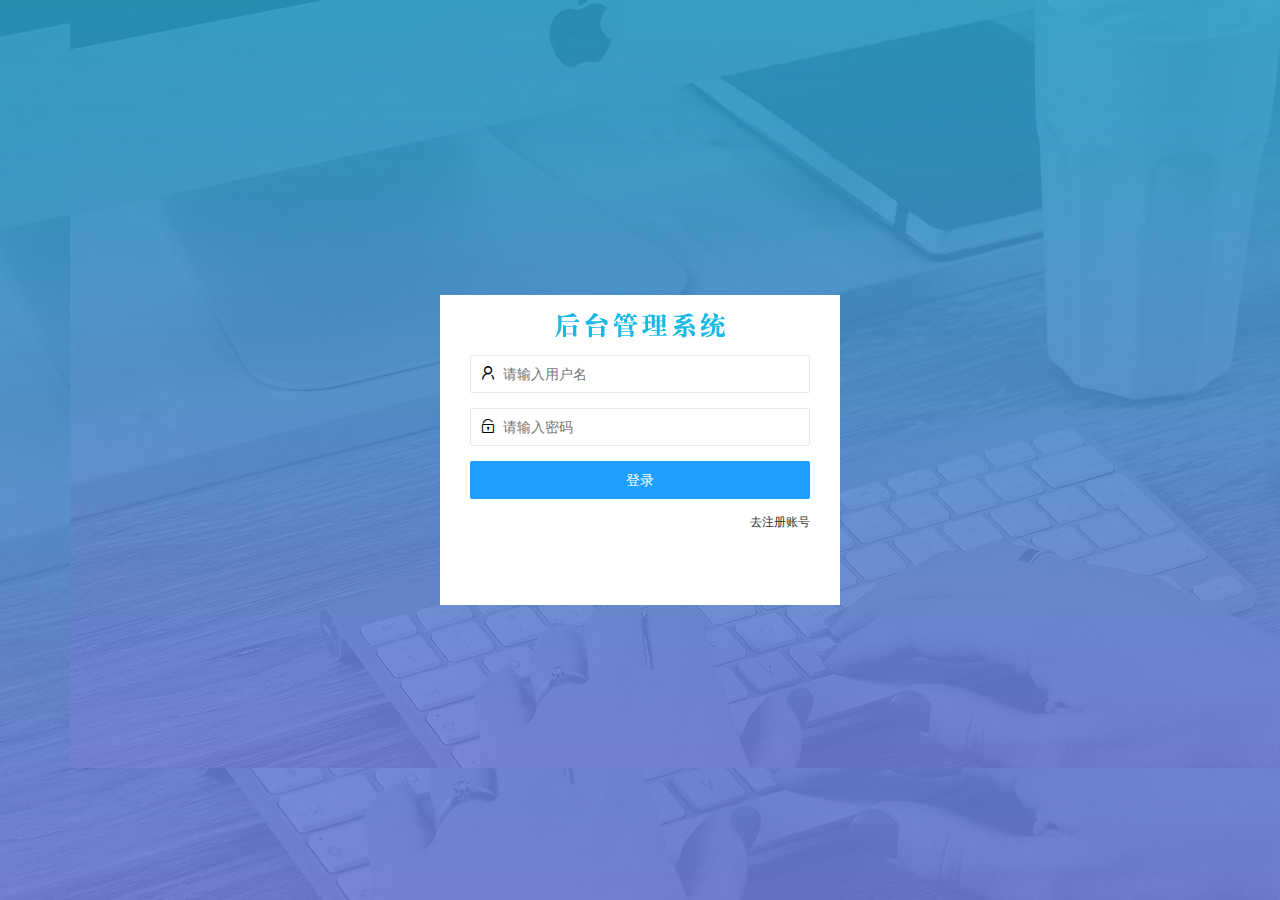
<file: login.html>
<!DOCTYPE html>
<html lang="en">
  <head>
    <meta charset="UTF-8" />
    <meta name="viewport" content="width=device-width, initial-scale=1.0" />
    <title>大事件-登录/注册</title>
    <!-- 导入 LayUI 的样式 -->
    <link rel="stylesheet" href="./assets/lib/layui/css/layui.css" />
    <!-- 导入自己的样式表 -->
    <link rel="stylesheet" href="./assets/css/login.css" />
  </head>
  <body>
    <!-- 头部的 Logo 区域 -->
    <div class="layui-main">
      <img src="./assets/images/login_bg.jpg" alt="" />
    </div>

    <!-- 登录注册区域 -->
    <div class="loginAndRegBox">
      <div class="title-box"></div>
      <!-- 登录的div -->
      <div class="login-box">
        <!-- 登录的表单 -->
        <form class="layui-form" id="form_login">
          <!-- 用户名 -->
          <div class="layui-form-item">
            <i class="layui-icon layui-icon-username"></i>
            <input type="text" name="username" required lay-verify="required" placeholder="请输入用户名" autocomplete="off" class="layui-input" />
          </div>
          <!-- 密码 -->
          <div class="layui-form-item">
            <i class="layui-icon layui-icon-password"></i>
            <input type="password" name="password" required lay-verify="required|pwd" placeholder="请输入密码" autocomplete="off" class="layui-input" />
          </div>
          <!-- 登录按钮 -->
          <div class="layui-form-item">
            <!-- 注意：表单提交按钮和普通按钮的区别，就是 lay-submit 属性 -->
            <button class="layui-btn layui-btn-fluid layui-btn-normal" lay-submit>登录</button>
          </div>
          <div class="layui-form-item links">
            <a href="javascript:;" id="link_reg">去注册账号</a>
          </div>
        </form>
      </div>
      <!-- 注册的div -->
      <div class="reg-box">
        <!-- 注册的表单 -->
        <form class="layui-form" id="form_reg">
          <!-- 用户名 -->
          <div class="layui-form-item">
            <i class="layui-icon layui-icon-username"></i>
            <input type="text" name="username" required lay-verify="required" placeholder="请输入用户名" autocomplete="off" class="layui-input" />
          </div>
          <!-- 密码 -->
          <div class="layui-form-item">
            <i class="layui-icon layui-icon-password"></i>
            <input type="password" name="password" required lay-verify="required|pwd" placeholder="请输入密码" autocomplete="off" class="layui-input" />
          </div>
          <!-- 密码确认框 -->
          <div class="layui-form-item">
            <i class="layui-icon layui-icon-password"></i>
            <input type="password" name="repassword" required lay-verify="required|pwd|repwd" placeholder="再次确认密码" autocomplete="off" class="layui-input" />
          </div>
          <!-- 注册按钮 -->
          <div class="layui-form-item">
            <!-- 注意：表单提交按钮和普通按钮的区别，就是 lay-submit 属性 -->
            <button class="layui-btn layui-btn-fluid layui-btn-normal" lay-submit>注册</button>
          </div>
          <div class="layui-form-item links">
            <a href="javascript:;" id="link_login">去登录</a>
          </div>
        </form>
      </div>
    </div>

    <!-- 导入 Layui 的JS文件 -->
    <script src="./assets/lib/layui/layui.all.js"></script>
    <!-- 导入 JQuery -->
    <script src="./assets/lib/jquery.js"></script>
    <!-- 导入自己封装的 baseAPI.js -->
    <script src="./assets/js/baseApi.js"></script>
    <!-- 导入自己的 JavaScript 脚本 -->
    <script src="./assets/js/login.js"></script>
  </body>
</html>
</file>
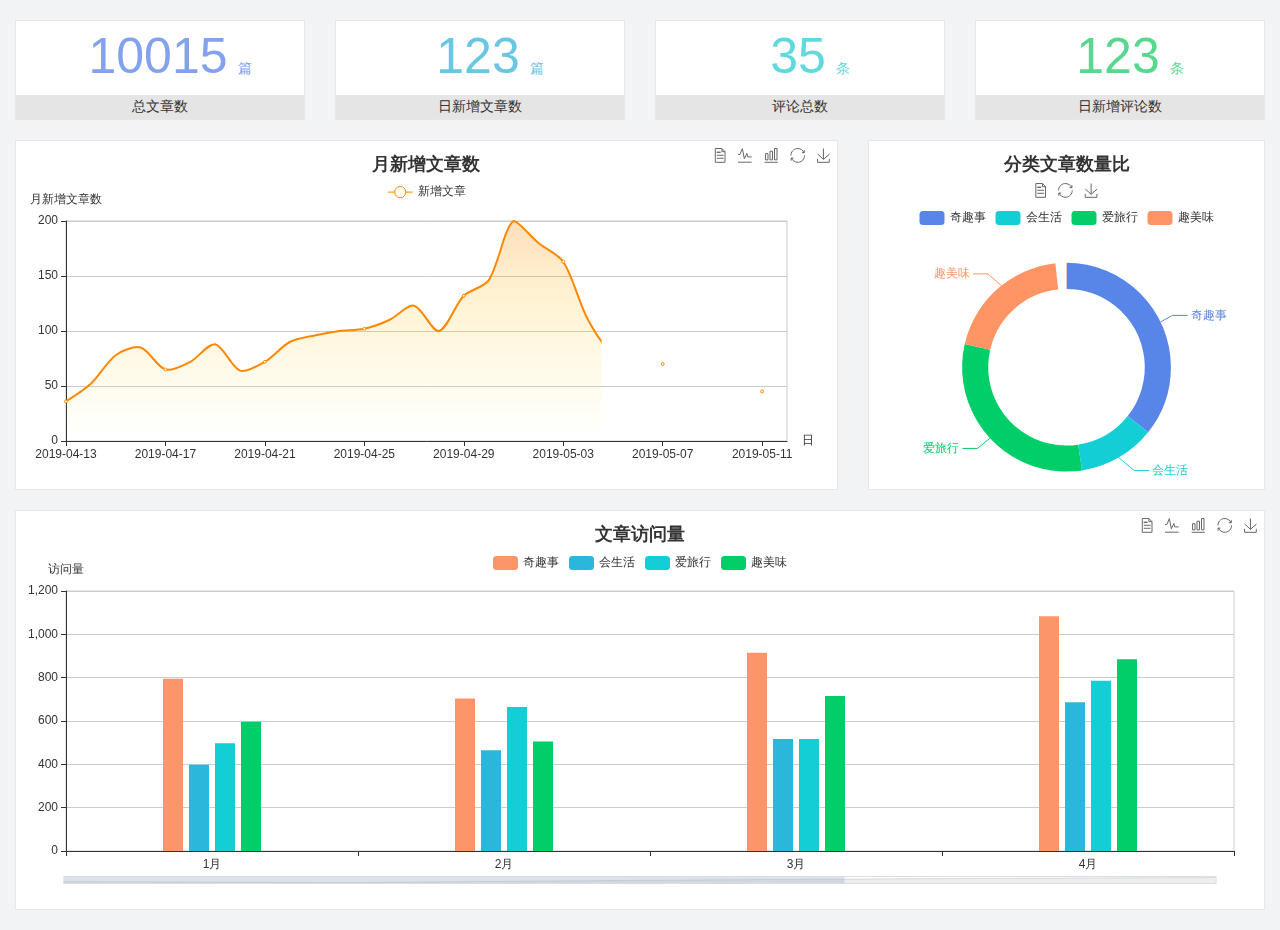
<file: home/dashboard.html>
<!DOCTYPE html>
<html lang="en">

<head>
  <meta charset="UTF-8">
  <meta name="viewport" content="width=device-width, initial-scale=1.0">
  <meta http-equiv="X-UA-Compatible" content="ie=edge">
  <title>图表统计</title>
  <link rel="stylesheet" href="../assets/lib/bootstrap.css" />
  <link rel="stylesheet" href="../assets/lib/main.css" />
  <script src="../assets/lib/jquery.js"></script>
  <script type="text/javascript" src="../assets/lib/echarts.min.js"></script>
</head>

<body>
  <div class="container-fluid">
    <div class="row spannel_list">
      <div class="col-sm-3 col-xs-6">
        <div class="spannel">
          <em>10015</em><span>篇</span>
          <b>总文章数</b>
        </div>
      </div>
      <div class="col-sm-3 col-xs-6">
        <div class="spannel scolor01">
          <em>123</em><span>篇</span>
          <b>日新增文章数</b>
        </div>
      </div>
      <div class="col-sm-3 col-xs-6">
        <div class="spannel scolor02">
          <em>35</em><span>条</span>
          <b>评论总数</b>
        </div>
      </div>
      <div class="col-sm-3 col-xs-6">
        <div class="spannel scolor03">
          <em>123</em><span>条</span>
          <b>日新增评论数</b>
        </div>
      </div>
    </div>
  </div>

  <div class="container-fluid">
    <div class="row curve-pie">
      <div class="col-lg-8 col-md-8">
        <div class="gragh_pannel" id="curve_show"></div>
      </div>
      <div class="col-lg-4 col-md-4">
        <div class="gragh_pannel" id="pie_show"></div>
      </div>
    </div>
  </div>

  <div class="container-fluid">
    <div class="column_pannel" id="column_show"></div>
  </div>

  <script>
    var oChart = echarts.init(document.getElementById('curve_show'));
    var aList_all = [
      { 'count': 36, 'date': '2019-04-13' },
      { 'count': 52, 'date': '2019-04-14' },
      { 'count': 78, 'date': '2019-04-15' },
      { 'count': 85, 'date': '2019-04-16' },
      { 'count': 65, 'date': '2019-04-17' },
      { 'count': 72, 'date': '2019-04-18' },
      { 'count': 88, 'date': '2019-04-19' },
      { 'count': 64, 'date': '2019-04-20' },
      { 'count': 72, 'date': '2019-04-21' },
      { 'count': 90, 'date': '2019-04-22' },
      { 'count': 96, 'date': '2019-04-23' },
      { 'count': 100, 'date': '2019-04-24' },
      { 'count': 102, 'date': '2019-04-25' },
      { 'count': 110, 'date': '2019-04-26' },
      { 'count': 123, 'date': '2019-04-27' },
      { 'count': 100, 'date': '2019-04-28' },
      { 'count': 132, 'date': '2019-04-29' },
      { 'count': 146, 'date': '2019-04-30' },
      { 'count': 200, 'date': '2019-05-01' },
      { 'count': 180, 'date': '2019-05-02' },
      { 'count': 163, 'date': '2019-05-03' },
      { 'count': 110, 'date': '2019-05-04' },
      { 'count': 80, 'date': '2019-05-05' },
      { 'count': 82, 'date': '2019-05-06' },
      { 'count': 70, 'date': '2019-05-07' },
      { 'count': 65, 'date': '2019-05-08' },
      { 'count': 54, 'date': '2019-05-09' },
      { 'count': 40, 'date': '2019-05-10' },
      { 'count': 45, 'date': '2019-05-11' },
      { 'count': 38, 'date': '2019-05-12' },
    ];

    let aCount = [];
    let aDate = [];

    for (var i = 0; i < aList_all.length; i++) {
      aCount.push(aList_all[i].count);
      aDate.push(aList_all[i].date);
    }

    var chartopt = {
      title: {
        text: '月新增文章数',
        left: 'center',
        top: '10'
      },
      tooltip: {
        trigger: 'axis'
      },
      legend: {
        data: ['新增文章'],
        top: '40'
      },
      toolbox: {
        show: true,
        feature: {
          mark: { show: true },
          dataView: { show: true, readOnly: false },
          magicType: { show: true, type: ['line', 'bar'] },
          restore: { show: true },
          saveAsImage: { show: true }
        }
      },
      calculable: true,
      xAxis: [
        {
          name: '日',
          type: 'category',
          boundaryGap: false,
          data: aDate
        }
      ],
      yAxis: [
        {
          name: '月新增文章数',
          type: 'value'
        }
      ],
      series: [
        {
          name: '新增文章',
          type: 'line',
          smooth: true,
          itemStyle: { normal: { areaStyle: { type: 'default' }, color: '#f80' }, lineStyle: { color: '#f80' } },
          data: aCount
        }],
      areaStyle: {
        normal: {
          color: new echarts.graphic.LinearGradient(0, 0, 0, 1, [{
            offset: 0,
            color: 'rgba(255,136,0,0.39)'
          }, {
            offset: .34,
            color: 'rgba(255,180,0,0.25)'
          }, {
            offset: 1,
            color: 'rgba(255,222,0,0.00)'
          }])

        }
      },
      grid: {
        show: true,
        x: 50,
        x2: 50,
        y: 80,
        height: 220
      }
    };

    oChart.setOption(chartopt);


    var oPie = echarts.init(document.getElementById('pie_show'));
    var oPieopt =
    {
      title: {
        top: 10,
        text: '分类文章数量比',
        x: 'center'
      },
      tooltip: {
        trigger: 'item',
        formatter: "{a} <br/>{b} : {c} ({d}%)"
      },
      color: ['#5885e8', '#13cfd5', '#00ce68', '#ff9565'],
      legend: {
        x: 'center',
        top: 65,
        data: ['奇趣事', '会生活', '爱旅行', '趣美味']
      },
      toolbox: {
        show: true,
        x: 'center',
        top: 35,
        feature: {
          mark: { show: true },
          dataView: { show: true, readOnly: false },
          magicType: {
            show: true,
            type: ['pie', 'funnel'],
            option: {
              funnel: {
                x: '25%',
                width: '50%',
                funnelAlign: 'left',
                max: 1548
              }
            }
          },
          restore: { show: true },
          saveAsImage: { show: true }
        }
      },
      calculable: true,
      series: [
        {
          name: '访问来源',
          type: 'pie',
          radius: ['45%', '60%'],
          center: ['50%', '65%'],
          data: [
            { value: 300, name: '奇趣事' },
            { value: 100, name: '会生活' },
            { value: 260, name: '爱旅行' },
            { value: 180, name: '趣美味' }
          ]
        }
      ]
    };
    oPie.setOption(oPieopt);



    var oColumn = this.echarts.init(document.getElementById('column_show'));
    var oColumnopt =
    {
      title: {
        text: '文章访问量',
        left: 'center',
        top: '10'
      },
      tooltip: {
        trigger: 'axis'
      },
      legend: {
        data: ['奇趣事', '会生活', '爱旅行', '趣美味'],
        top: '40'
      },
      toolbox: {
        show: true,
        feature: {
          mark: { show: true },
          dataView: { show: true, readOnly: false },
          magicType: { show: true, type: ['line', 'bar'] },
          restore: { show: true },
          saveAsImage: { show: true }
        }
      },
      calculable: true,
      xAxis: [
        {
          type: 'category',
          data: ['1月', '2月', '3月', '4月', '5月']
        }
      ],
      yAxis: [
        {
          name: '访问量',
          type: 'value'
        }
      ],
      series: [
        {
          name: '奇趣事',
          type: 'bar',
          barWidth: 20,
          itemStyle: {
            normal: { areaStyle: { type: 'default' }, color: '#fd956a' }
          },
          data: [800, 708, 920, 1090, 1200]
        },
        {
          name: '会生活',
          type: 'bar',
          barWidth: 20,
          itemStyle: {
            normal: { areaStyle: { type: 'default' }, color: '#2bb6db' }
          },
          data: [400, 468, 520, 690, 800]
        },
        {
          name: '爱旅行',
          type: 'bar',
          barWidth: 20,
          itemStyle: {
            normal: { areaStyle: { type: 'default' }, color: '#13cfd5' }
          },
          data: [500, 668, 520, 790, 900]
        },
        {
          name: '趣美味',
          type: 'bar',
          barWidth: 20,
          itemStyle: {
            normal: { areaStyle: { type: 'default' }, color: '#00ce68' }
          },
          data: [600, 508, 720, 890, 1000]
        }
      ],
      grid: {
        show: true,
        x: 50,
        x2: 30,
        y: 80,
        height: 260
      },
      dataZoom: [//给x轴设置滚动条
        {
          start: 0,//默认为0
          end: 100 - 1000 / 31,//默认为100
          type: 'slider',
          show: true,
          xAxisIndex: [0],
          handleSize: 0,//滑动条的 左右2个滑动条的大小
          height: 8,//组件高度
          left: 45, //左边的距离
          right: 50,//右边的距离
          bottom: 26,//右边的距离
          handleColor: '#ddd',//h滑动图标的颜色
          handleStyle: {
            borderColor: "#cacaca",
            borderWidth: "1",
            shadowBlur: 2,
            background: "#ddd",
            shadowColor: "#ddd",
          }
        }]
    };
    oColumn.setOption(oColumnopt);
  </script>
</body>

</html>
</file>
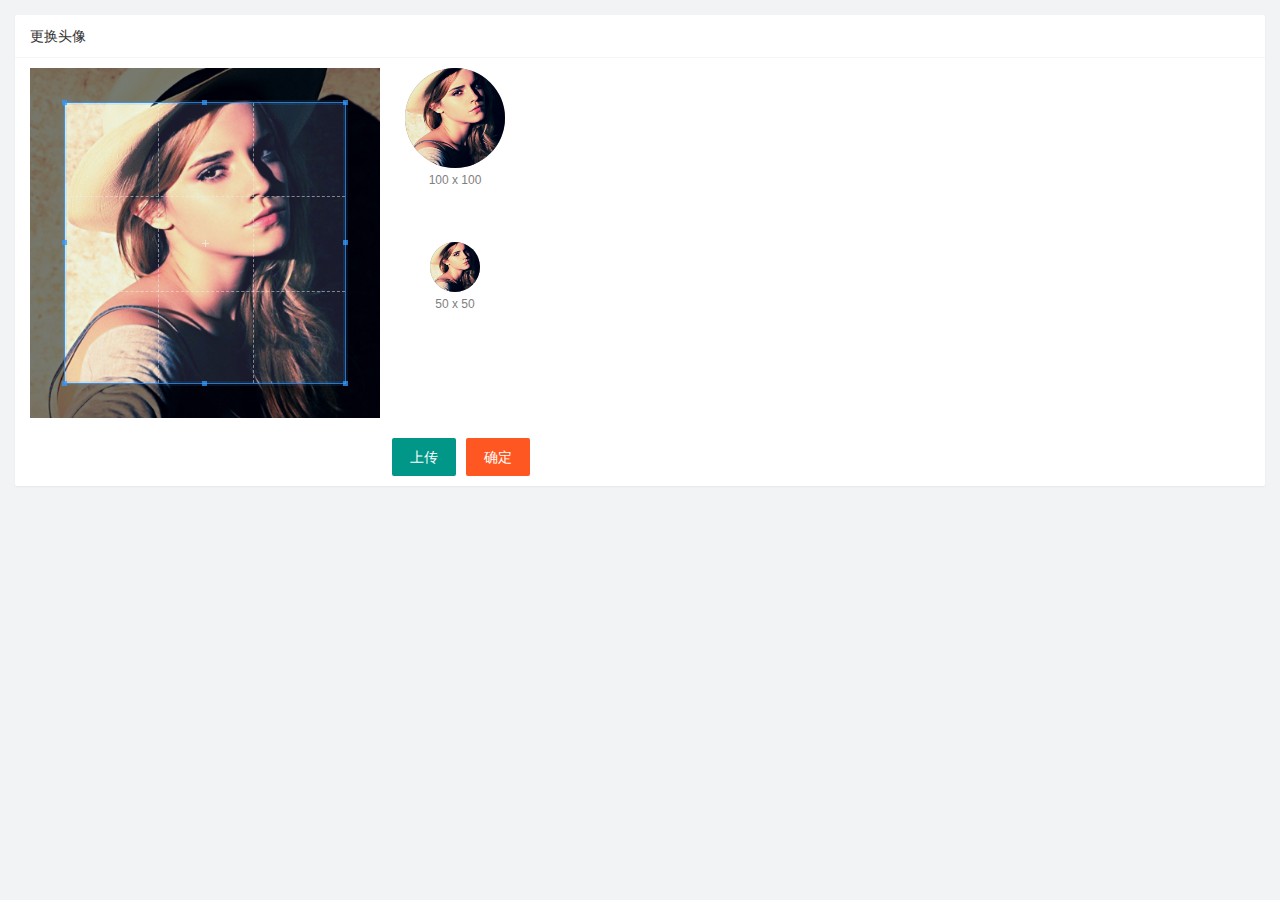
<file: user/user_avatar.html>
<!DOCTYPE html>
<html lang="en">
<head>
    <meta charset="UTF-8">
    <meta http-equiv="X-UA-Compatible" content="IE=edge">
    <meta name="viewport" content="width=device-width, initial-scale=1.0">
    <title>Document</title>
    <link rel="stylesheet" href="../assets/lib/layui/css/layui.css">
    <link rel="stylesheet" href="../assets/lib/cropper/cropper.css">
    <link rel="stylesheet" href="../assets/css/user/user_avatar.css">
</head>
<body>
    <div class="layui-card">
        <div class="layui-card-header">更换头像</div>
        <div class="layui-card-body">
          <!-- 第一行的图片裁剪和预览区域 -->
  <div class="row1">
    <!-- 图片裁剪区域 -->
    <div class="cropper-box">
      <!-- 这个 img 标签很重要，将来会把它初始化为裁剪区域 -->
      <img id="image" src="/assets/images/sample.jpg" />
    </div>
    <!-- 图片的预览区域 -->
    <div class="preview-box">
      <div>
        <!-- 宽高为 100px 的预览区域 -->
        <div class="img-preview w100"></div>
        <p class="size">100 x 100</p>
      </div>
      <div>
        <!-- 宽高为 50px 的预览区域 -->
        <div class="img-preview w50"></div>
        <p class="size">50 x 50</p>
      </div>
    </div>
  </div>

  <!-- 第二行的按钮区域 -->
  <div class="row2">
      <input type="file" id="file" accept="image/png,image/jpeg">
    <button type="button" class="layui-btn" id="btnChooseImage">上传</button>
    <button type="button" class="layui-btn layui-btn-danger" id="btnUpload">确定</button>
  </div>
          
        </div>
      </div> 
</body>
<script src="../assets/lib/layui/layui.all.js"></script>
<script src="../assets/lib/jquery.js"></script>
<script src="../assets/lib/cropper/Cropper.js"></script>
<script src="../assets/lib/cropper/jquery-cropper.js"></script>
<script src="../assets/js/baseApi.js"></script>
<script src="../assets/js/user/user_avatar.js"></script>
</html>
</file>
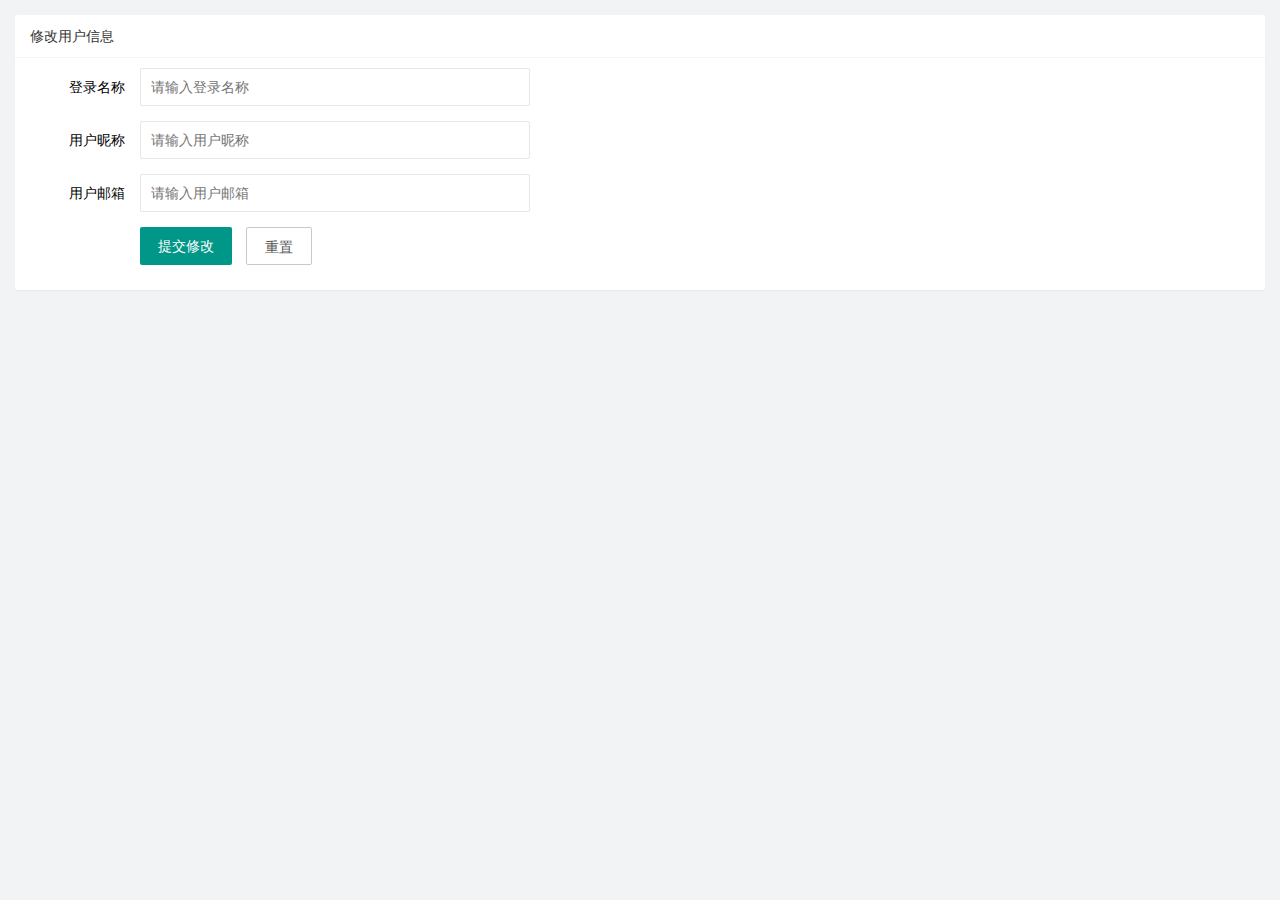
<file: user/user_info.html>
<!DOCTYPE html>
  <html lang="en">
  <head>
      <meta charset="UTF-8">
      <meta http-equiv="X-UA-Compatible" content="IE=edge">
      <meta name="viewport" content="width=device-width, initial-scale=1.0">
      <title>Document</title>
      <link rel="stylesheet" href="../assets/lib/layui/css/layui.css">
      <link rel="stylesheet" href="../assets/css/user/user.info.css">
  </head>
  <body>
      <div class="layui-card">
          <div class="layui-card-header">修改用户信息</div>
          <div class="layui-card-body">
            <!-- 表单区域 -->
            <form class="layui-form" lay-filter="forUserInfo">
              <!-- 隐藏域 -->
              <input type="hidden" name="id" value="" />
              <div class="layui-form-item">
                <label class="layui-form-label">登录名称</label>
                <div class="layui-input-block">
                  <input type="text" name="username" required  lay-verify="required" placeholder="请输入登录名称" autocomplete="off" class="layui-input" readonly />
                </div>
              </div>
              <div class="layui-form-item">
                <label class="layui-form-label">
            用户昵称</label>
                <div class="layui-input-block">
                  <input type="text" 
            name="nickname" required  
            lay-verify="required|nickname" 
            placeholder="请输入用户昵称" 
            autocomplete="off" 
            class="layui-input">
                </div>
              </div>
              <div class="layui-form-item">
                <label class="layui-form-label">
            用户邮箱</label>
                <div class="layui-input-block">
                  <input type="text" 
            name="email" required  
            lay-verify="required|email" 
            placeholder="请输入用户邮箱" 
            autocomplete="off" 
            class="layui-input">
                </div>
              </div>
              <div class="layui-form-item">
                <div class="layui-input-block">
                  <button class="layui-btn" lay-submit lay-filter="formDemo">提交修改</button>
                  <button type="reset" class="layui-btn layui-btn-primary" id="btnReset">重置</button>
                </div>
              </div>
            </form>
            
          </div>
        </div>

        <!-- 导入layui的js -->
        <script src="../assets/lib/layui/layui.all.js"></script>
        <script src="../assets/lib/jquery.js"></script>
        <script src="../assets/js/baseApi.js"></script>
        <script src="../assets/js/user/user_info.js"></script>
  </body>
  </html>
</file>
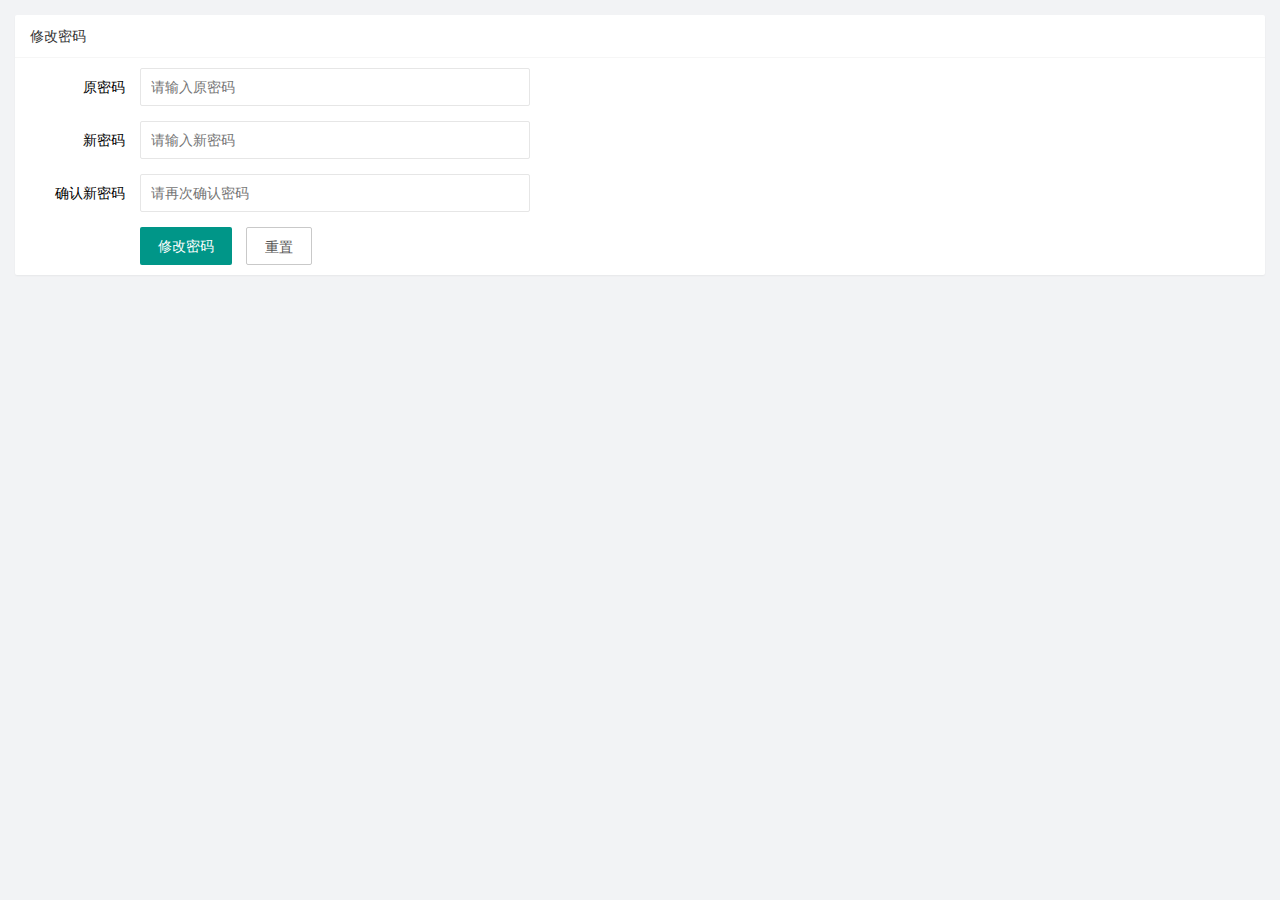
<file: user/user_pwd.html>
<!DOCTYPE html>
<html lang="en">
<head>
    <meta charset="UTF-8">
    <meta http-equiv="X-UA-Compatible" content="IE=edge">
    <meta name="viewport" content="width=device-width, initial-scale=1.0">
    <title>Document</title>
    <link rel="stylesheet" href="../assets/lib/layui/css/layui.css">
    <link rel="stylesheet" href="../assets/css/user/user_pwd.css">
</head>
<body>
    <div class="layui-card">
        <div class="layui-card-header">修改密码</div>
        <div class="layui-card-body">
            <form class="layui-form" action="">
                <div class="layui-form-item">
                  <label class="layui-form-label">原密码</label>
                  <div class="layui-input-block">
                    <input type="password" name="oldPwd" required  lay-verify="required|pwd" placeholder="请输入原密码" autocomplete="off" class="layui-input">
                  </div>
                </div>
                <div class="layui-form-item">
                    <label 
                class="layui-form-label">新密码
                </label>
                    <div class="layui-input-block">
                      <input type="password" 
                name="newPwd" required  
                lay-verify="required|samePwd" 
                placeholder="请输入新密码" 
                autocomplete="off" 
                class="layui-input">
                    </div>
                  </div>
                  <div class="layui-form-item">
                    <label 
                class="layui-form-label">确认新密码
                </label>
                    <div class="layui-input-block">
                      <input type="password" 
                name="rePwd" required  
                lay-verify="required|rePwd" 
                placeholder="请再次确认密码" 
                autocomplete="off" 
                class="layui-input">
                    </div>
                  </div>
                  <div class="layui-input-block">
                    <button class="layui-btn" lay-submit lay-filter="formDemo">修改密码</button>
                    <button type="reset" class="layui-btn layui-btn-primary">重置</button>
                  </div>
                </div>
              </form>
        </div>
      </div>

  <script src="../assets/lib/layui/layui.all.js"></script>

  <script src="../assets/lib/jquery.js"></script>

  <script src="../assets/js/baseApi.js"></script>
  <script src="../assets/js/user/user_pwd.js"></script>
</body>
</html>
</file>
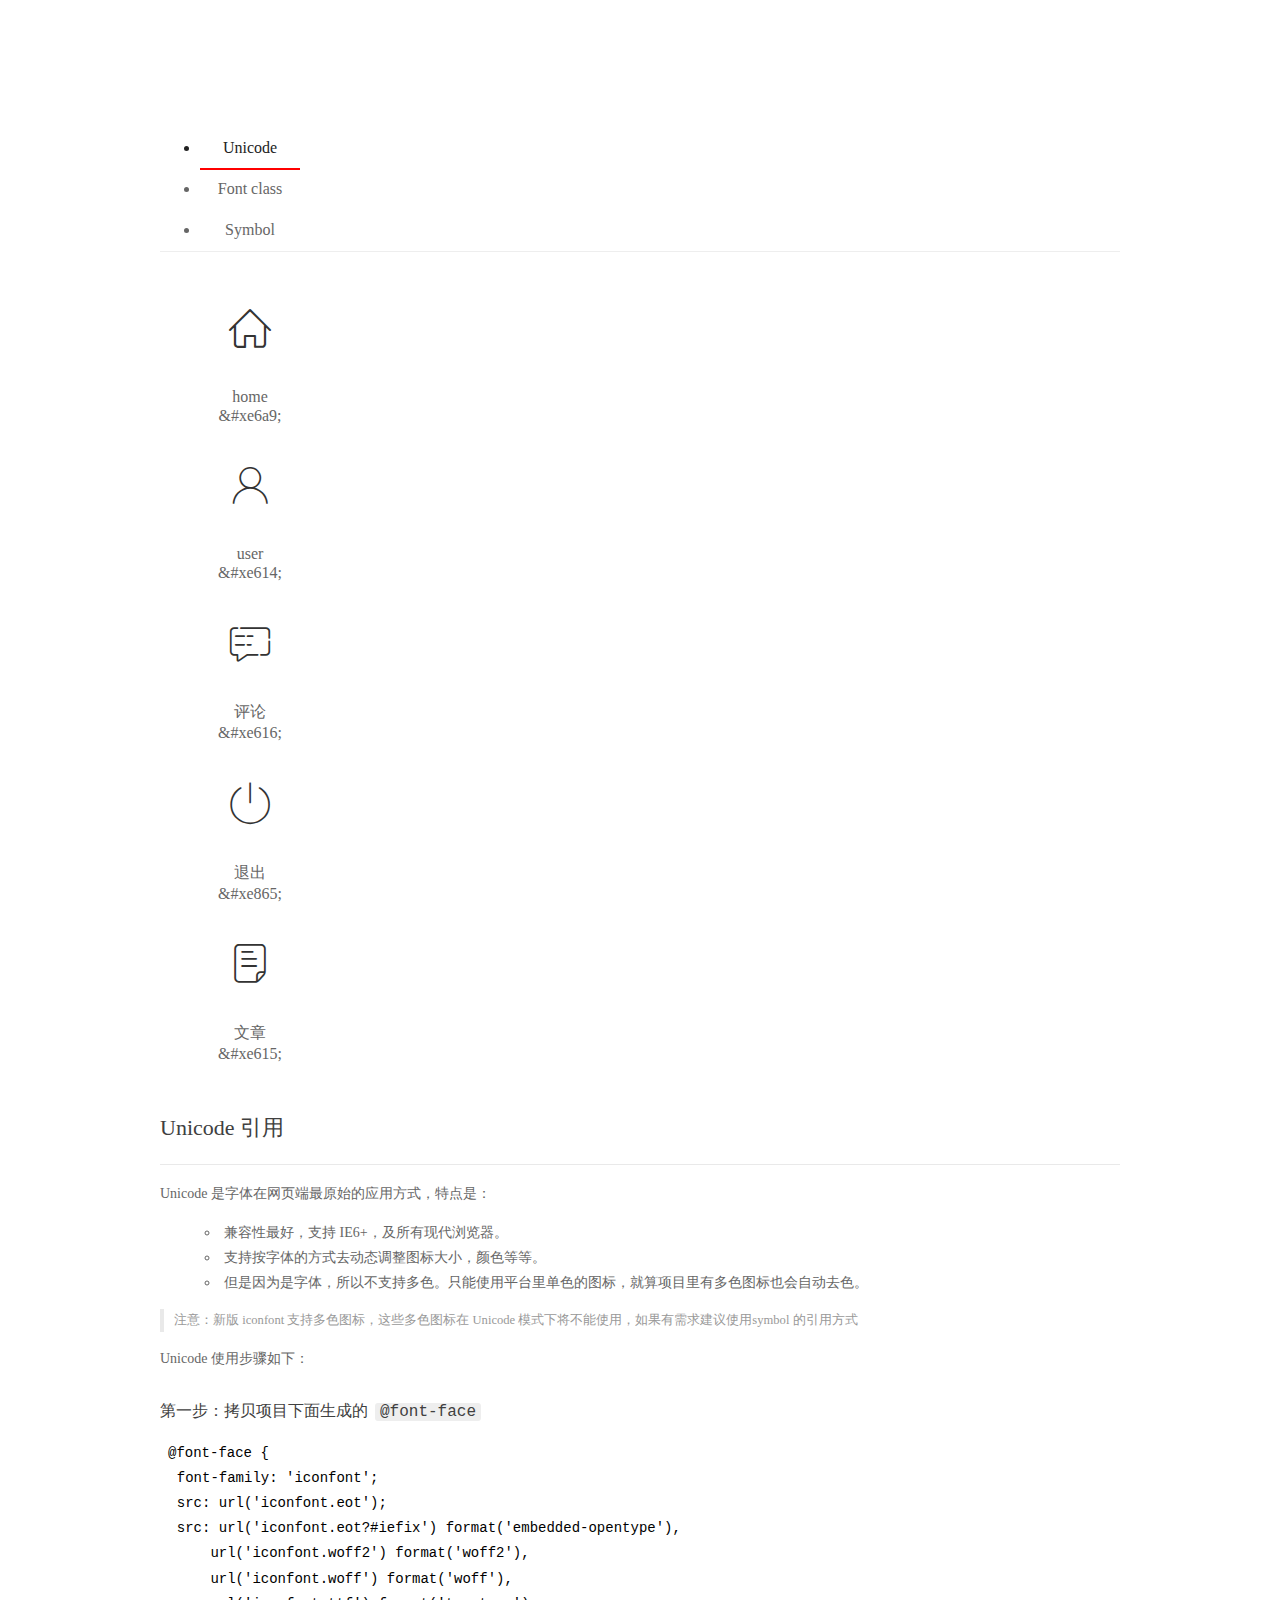
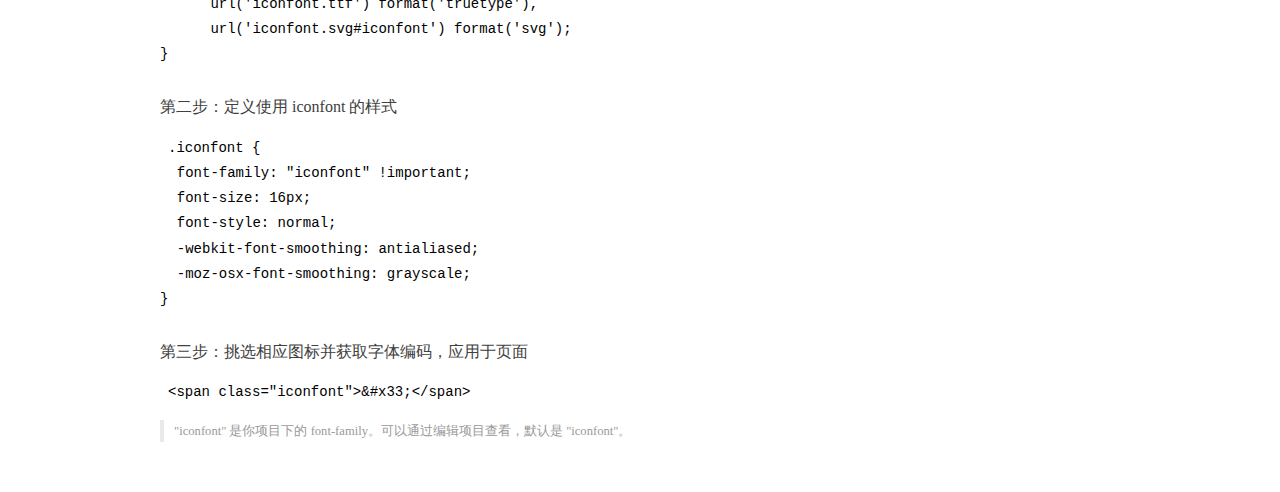
<file: assets/fonts/demo_index.html>
<!DOCTYPE html>
<html>
<head>
  <meta charset="utf-8"/>
  <title>IconFont Demo</title>
  <link rel="shortcut icon" href="https://gtms04.alicdn.com/tps/i4/TB1_oz6GVXXXXaFXpXXJDFnIXXX-64-64.ico" type="image/x-icon"/>
  <link rel="stylesheet" href="https://g.alicdn.com/thx/cube/1.3.2/cube.min.css">
  <link rel="stylesheet" href="demo.css">
  <link rel="stylesheet" href="iconfont.css">
  <script src="iconfont.js"></script>
  <!-- jQuery -->
  <script src="https://a1.alicdn.com/oss/uploads/2018/12/26/7bfddb60-08e8-11e9-9b04-53e73bb6408b.js"></script>
  <!-- 代码高亮 -->
  <script src="https://a1.alicdn.com/oss/uploads/2018/12/26/a3f714d0-08e6-11e9-8a15-ebf944d7534c.js"></script>
</head>
<body>
  <div class="main">
    <h1 class="logo"><a href="https://www.iconfont.cn/" title="iconfont 首页" target="_blank">&#xe86b;</a></h1>
    <div class="nav-tabs">
      <ul id="tabs" class="dib-box">
        <li class="dib active"><span>Unicode</span></li>
        <li class="dib"><span>Font class</span></li>
        <li class="dib"><span>Symbol</span></li>
      </ul>
      
    </div>
    <div class="tab-container">
      <div class="content unicode" style="display: block;">
          <ul class="icon_lists dib-box">
          
            <li class="dib">
              <span class="icon iconfont">&#xe6a9;</span>
                <div class="name">home</div>
                <div class="code-name">&amp;#xe6a9;</div>
              </li>
          
            <li class="dib">
              <span class="icon iconfont">&#xe614;</span>
                <div class="name">user</div>
                <div class="code-name">&amp;#xe614;</div>
              </li>
          
            <li class="dib">
              <span class="icon iconfont">&#xe616;</span>
                <div class="name">评论</div>
                <div class="code-name">&amp;#xe616;</div>
              </li>
          
            <li class="dib">
              <span class="icon iconfont">&#xe865;</span>
                <div class="name">退出</div>
                <div class="code-name">&amp;#xe865;</div>
              </li>
          
            <li class="dib">
              <span class="icon iconfont">&#xe615;</span>
                <div class="name">文章</div>
                <div class="code-name">&amp;#xe615;</div>
              </li>
          
          </ul>
          <div class="article markdown">
          <h2 id="unicode-">Unicode 引用</h2>
          <hr>

          <p>Unicode 是字体在网页端最原始的应用方式，特点是：</p>
          <ul>
            <li>兼容性最好，支持 IE6+，及所有现代浏览器。</li>
            <li>支持按字体的方式去动态调整图标大小，颜色等等。</li>
            <li>但是因为是字体，所以不支持多色。只能使用平台里单色的图标，就算项目里有多色图标也会自动去色。</li>
          </ul>
          <blockquote>
            <p>注意：新版 iconfont 支持多色图标，这些多色图标在 Unicode 模式下将不能使用，如果有需求建议使用symbol 的引用方式</p>
          </blockquote>
          <p>Unicode 使用步骤如下：</p>
          <h3 id="-font-face">第一步：拷贝项目下面生成的 <code>@font-face</code></h3>
<pre><code class="language-css"
>@font-face {
  font-family: 'iconfont';
  src: url('iconfont.eot');
  src: url('iconfont.eot?#iefix') format('embedded-opentype'),
      url('iconfont.woff2') format('woff2'),
      url('iconfont.woff') format('woff'),
      url('iconfont.ttf') format('truetype'),
      url('iconfont.svg#iconfont') format('svg');
}
</code></pre>
          <h3 id="-iconfont-">第二步：定义使用 iconfont 的样式</h3>
<pre><code class="language-css"
>.iconfont {
  font-family: "iconfont" !important;
  font-size: 16px;
  font-style: normal;
  -webkit-font-smoothing: antialiased;
  -moz-osx-font-smoothing: grayscale;
}
</code></pre>
          <h3 id="-">第三步：挑选相应图标并获取字体编码，应用于页面</h3>
<pre>
<code class="language-html"
>&lt;span class="iconfont"&gt;&amp;#x33;&lt;/span&gt;
</code></pre>
          <blockquote>
            <p>"iconfont" 是你项目下的 font-family。可以通过编辑项目查看，默认是 "iconfont"。</p>
          </blockquote>
          </div>
      </div>
      <div class="content font-class">
        <ul class="icon_lists dib-box">
          
          <li class="dib">
            <span class="icon iconfont icon-home"></span>
            <div class="name">
              home
            </div>
            <div class="code-name">.icon-home
            </div>
          </li>
          
          <li class="dib">
            <span class="icon iconfont icon-user"></span>
            <div class="name">
              user
            </div>
            <div class="code-name">.icon-user
            </div>
          </li>
          
          <li class="dib">
            <span class="icon iconfont icon-pinglun"></span>
            <div class="name">
              评论
            </div>
            <div class="code-name">.icon-pinglun
            </div>
          </li>
          
          <li class="dib">
            <span class="icon iconfont icon-tuichu"></span>
            <div class="name">
              退出
            </div>
            <div class="code-name">.icon-tuichu
            </div>
          </li>
          
          <li class="dib">
            <span class="icon iconfont icon-16"></span>
            <div class="name">
              文章
            </div>
            <div class="code-name">.icon-16
            </div>
          </li>
          
        </ul>
        <div class="article markdown">
        <h2 id="font-class-">font-class 引用</h2>
        <hr>

        <p>font-class 是 Unicode 使用方式的一种变种，主要是解决 Unicode 书写不直观，语意不明确的问题。</p>
        <p>与 Unicode 使用方式相比，具有如下特点：</p>
        <ul>
          <li>兼容性良好，支持 IE8+，及所有现代浏览器。</li>
          <li>相比于 Unicode 语意明确，书写更直观。可以很容易分辨这个 icon 是什么。</li>
          <li>因为使用 class 来定义图标，所以当要替换图标时，只需要修改 class 里面的 Unicode 引用。</li>
          <li>不过因为本质上还是使用的字体，所以多色图标还是不支持的。</li>
        </ul>
        <p>使用步骤如下：</p>
        <h3 id="-fontclass-">第一步：引入项目下面生成的 fontclass 代码：</h3>
<pre><code class="language-html">&lt;link rel="stylesheet" href="./iconfont.css"&gt;
</code></pre>
        <h3 id="-">第二步：挑选相应图标并获取类名，应用于页面：</h3>
<pre><code class="language-html">&lt;span class="iconfont icon-xxx"&gt;&lt;/span&gt;
</code></pre>
        <blockquote>
          <p>"
            iconfont" 是你项目下的 font-family。可以通过编辑项目查看，默认是 "iconfont"。</p>
        </blockquote>
      </div>
      </div>
      <div class="content symbol">
          <ul class="icon_lists dib-box">
          
            <li class="dib">
                <svg class="icon svg-icon" aria-hidden="true">
                  <use xlink:href="#icon-home"></use>
                </svg>
                <div class="name">home</div>
                <div class="code-name">#icon-home</div>
            </li>
          
            <li class="dib">
                <svg class="icon svg-icon" aria-hidden="true">
                  <use xlink:href="#icon-user"></use>
                </svg>
                <div class="name">user</div>
                <div class="code-name">#icon-user</div>
            </li>
          
            <li class="dib">
                <svg class="icon svg-icon" aria-hidden="true">
                  <use xlink:href="#icon-pinglun"></use>
                </svg>
                <div class="name">评论</div>
                <div class="code-name">#icon-pinglun</div>
            </li>
          
            <li class="dib">
                <svg class="icon svg-icon" aria-hidden="true">
                  <use xlink:href="#icon-tuichu"></use>
                </svg>
                <div class="name">退出</div>
                <div class="code-name">#icon-tuichu</div>
            </li>
          
            <li class="dib">
                <svg class="icon svg-icon" aria-hidden="true">
                  <use xlink:href="#icon-16"></use>
                </svg>
                <div class="name">文章</div>
                <div class="code-name">#icon-16</div>
            </li>
          
          </ul>
          <div class="article markdown">
          <h2 id="symbol-">Symbol 引用</h2>
          <hr>

          <p>这是一种全新的使用方式，应该说这才是未来的主流，也是平台目前推荐的用法。相关介绍可以参考这篇<a href="">文章</a>
            这种用法其实是做了一个 SVG 的集合，与另外两种相比具有如下特点：</p>
          <ul>
            <li>支持多色图标了，不再受单色限制。</li>
            <li>通过一些技巧，支持像字体那样，通过 <code>font-size</code>, <code>color</code> 来调整样式。</li>
            <li>兼容性较差，支持 IE9+，及现代浏览器。</li>
            <li>浏览器渲染 SVG 的性能一般，还不如 png。</li>
          </ul>
          <p>使用步骤如下：</p>
          <h3 id="-symbol-">第一步：引入项目下面生成的 symbol 代码：</h3>
<pre><code class="language-html">&lt;script src="./iconfont.js"&gt;&lt;/script&gt;
</code></pre>
          <h3 id="-css-">第二步：加入通用 CSS 代码（引入一次就行）：</h3>
<pre><code class="language-html">&lt;style&gt;
.icon {
  width: 1em;
  height: 1em;
  vertical-align: -0.15em;
  fill: currentColor;
  overflow: hidden;
}
&lt;/style&gt;
</code></pre>
          <h3 id="-">第三步：挑选相应图标并获取类名，应用于页面：</h3>
<pre><code class="language-html">&lt;svg class="icon" aria-hidden="true"&gt;
  &lt;use xlink:href="#icon-xxx"&gt;&lt;/use&gt;
&lt;/svg&gt;
</code></pre>
          </div>
      </div>

    </div>
  </div>
  <script>
  $(document).ready(function () {
      $('.tab-container .content:first').show()

      $('#tabs li').click(function (e) {
        var tabContent = $('.tab-container .content')
        var index = $(this).index()

        if ($(this).hasClass('active')) {
          return
        } else {
          $('#tabs li').removeClass('active')
          $(this).addClass('active')

          tabContent.hide().eq(index).fadeIn()
        }
      })
    })
  </script>
</body>
</html>
</file>
<file: assets/lib/layui/css/layui.css>
/** layui-v2.5.5 MIT License By https://www.layui.com */
 .layui-inline,img{display:inline-block;vertical-align:middle}h1,h2,h3,h4,h5,h6{font-weight:400}.layui-edge,.layui-header,.layui-inline,.layui-main{position:relative}.layui-body,.layui-edge,.layui-elip{overflow:hidden}.layui-btn,.layui-edge,.layui-inline,img{vertical-align:middle}.layui-btn,.layui-disabled,.layui-icon,.layui-unselect{-moz-user-select:none;-webkit-user-select:none;-ms-user-select:none}.layui-elip,.layui-form-checkbox span,.layui-form-pane .layui-form-label{text-overflow:ellipsis;white-space:nowrap}.layui-breadcrumb,.layui-tree-btnGroup{visibility:hidden}blockquote,body,button,dd,div,dl,dt,form,h1,h2,h3,h4,h5,h6,input,li,ol,p,pre,td,textarea,th,ul{margin:0;padding:0;-webkit-tap-highlight-color:rgba(0,0,0,0)}a:active,a:hover{outline:0}img{border:none}li{list-style:none}table{border-collapse:collapse;border-spacing:0}h4,h5,h6{font-size:100%}button,input,optgroup,option,select,textarea{font-family:inherit;font-size:inherit;font-style:inherit;font-weight:inherit;outline:0}pre{white-space:pre-wrap;white-space:-moz-pre-wrap;white-space:-pre-wrap;white-space:-o-pre-wrap;word-wrap:break-word}body{line-height:24px;font:14px Helvetica Neue,Helvetica,PingFang SC,Tahoma,Arial,sans-serif}hr{height:1px;margin:10px 0;border:0;clear:both}a{color:#333;text-decoration:none}a:hover{color:#777}a cite{font-style:normal;*cursor:pointer}.layui-border-box,.layui-border-box *{box-sizing:border-box}.layui-box,.layui-box *{box-sizing:content-box}.layui-clear{clear:both;*zoom:1}.layui-clear:after{content:'\20';clear:both;*zoom:1;display:block;height:0}.layui-inline{*display:inline;*zoom:1}.layui-edge{display:inline-block;width:0;height:0;border-width:6px;border-style:dashed;border-color:transparent}.layui-edge-top{top:-4px;border-bottom-color:#999;border-bottom-style:solid}.layui-edge-right{border-left-color:#999;border-left-style:solid}.layui-edge-bottom{top:2px;border-top-color:#999;border-top-style:solid}.layui-edge-left{border-right-color:#999;border-right-style:solid}.layui-disabled,.layui-disabled:hover{color:#d2d2d2!important;cursor:not-allowed!important}.layui-circle{border-radius:100%}.layui-show{display:block!important}.layui-hide{display:none!important}@font-face{font-family:layui-icon;src:url(../font/iconfont.eot?v=250);src:url(../font/iconfont.eot?v=250#iefix) format('embedded-opentype'),url(../font/iconfont.woff2?v=250) format('woff2'),url(../font/iconfont.woff?v=250) format('woff'),url(../font/iconfont.ttf?v=250) format('truetype'),url(../font/iconfont.svg?v=250#layui-icon) format('svg')}.layui-icon{font-family:layui-icon!important;font-size:16px;font-style:normal;-webkit-font-smoothing:antialiased;-moz-osx-font-smoothing:grayscale}.layui-icon-reply-fill:before{content:"\e611"}.layui-icon-set-fill:before{content:"\e614"}.layui-icon-menu-fill:before{content:"\e60f"}.layui-icon-search:before{content:"\e615"}.layui-icon-share:before{content:"\e641"}.layui-icon-set-sm:before{content:"\e620"}.layui-icon-engine:before{content:"\e628"}.layui-icon-close:before{content:"\1006"}.layui-icon-close-fill:before{content:"\1007"}.layui-icon-chart-screen:before{content:"\e629"}.layui-icon-star:before{content:"\e600"}.layui-icon-circle-dot:before{content:"\e617"}.layui-icon-chat:before{content:"\e606"}.layui-icon-release:before{content:"\e609"}.layui-icon-list:before{content:"\e60a"}.layui-icon-chart:before{content:"\e62c"}.layui-icon-ok-circle:before{content:"\1005"}.layui-icon-layim-theme:before{content:"\e61b"}.layui-icon-table:before{content:"\e62d"}.layui-icon-right:before{content:"\e602"}.layui-icon-left:before{content:"\e603"}.layui-icon-cart-simple:before{content:"\e698"}.layui-icon-face-cry:before{content:"\e69c"}.layui-icon-face-smile:before{content:"\e6af"}.layui-icon-survey:before{content:"\e6b2"}.layui-icon-tree:before{content:"\e62e"}.layui-icon-upload-circle:before{content:"\e62f"}.layui-icon-add-circle:before{content:"\e61f"}.layui-icon-download-circle:before{content:"\e601"}.layui-icon-templeate-1:before{content:"\e630"}.layui-icon-util:before{content:"\e631"}.layui-icon-face-surprised:before{content:"\e664"}.layui-icon-edit:before{content:"\e642"}.layui-icon-speaker:before{content:"\e645"}.layui-icon-down:before{content:"\e61a"}.layui-icon-file:before{content:"\e621"}.layui-icon-layouts:before{content:"\e632"}.layui-icon-rate-half:before{content:"\e6c9"}.layui-icon-add-circle-fine:before{content:"\e608"}.layui-icon-prev-circle:before{content:"\e633"}.layui-icon-read:before{content:"\e705"}.layui-icon-404:before{content:"\e61c"}.layui-icon-carousel:before{content:"\e634"}.layui-icon-help:before{content:"\e607"}.layui-icon-code-circle:before{content:"\e635"}.layui-icon-water:before{content:"\e636"}.layui-icon-username:before{content:"\e66f"}.layui-icon-find-fill:before{content:"\e670"}.layui-icon-about:before{content:"\e60b"}.layui-icon-location:before{content:"\e715"}.layui-icon-up:before{content:"\e619"}.layui-icon-pause:before{content:"\e651"}.layui-icon-date:before{content:"\e637"}.layui-icon-layim-uploadfile:before{content:"\e61d"}.layui-icon-delete:before{content:"\e640"}.layui-icon-play:before{content:"\e652"}.layui-icon-top:before{content:"\e604"}.layui-icon-friends:before{content:"\e612"}.layui-icon-refresh-3:before{content:"\e9aa"}.layui-icon-ok:before{content:"\e605"}.layui-icon-layer:before{content:"\e638"}.layui-icon-face-smile-fine:before{content:"\e60c"}.layui-icon-dollar:before{content:"\e659"}.layui-icon-group:before{content:"\e613"}.layui-icon-layim-download:before{content:"\e61e"}.layui-icon-picture-fine:before{content:"\e60d"}.layui-icon-link:before{content:"\e64c"}.layui-icon-diamond:before{content:"\e735"}.layui-icon-log:before{content:"\e60e"}.layui-icon-rate-solid:before{content:"\e67a"}.layui-icon-fonts-del:before{content:"\e64f"}.layui-icon-unlink:before{content:"\e64d"}.layui-icon-fonts-clear:before{content:"\e639"}.layui-icon-triangle-r:before{content:"\e623"}.layui-icon-circle:before{content:"\e63f"}.layui-icon-radio:before{content:"\e643"}.layui-icon-align-center:before{content:"\e647"}.layui-icon-align-right:before{content:"\e648"}.layui-icon-align-left:before{content:"\e649"}.layui-icon-loading-1:before{content:"\e63e"}.layui-icon-return:before{content:"\e65c"}.layui-icon-fonts-strong:before{content:"\e62b"}.layui-icon-upload:before{content:"\e67c"}.layui-icon-dialogue:before{content:"\e63a"}.layui-icon-video:before{content:"\e6ed"}.layui-icon-headset:before{content:"\e6fc"}.layui-icon-cellphone-fine:before{content:"\e63b"}.layui-icon-add-1:before{content:"\e654"}.layui-icon-face-smile-b:before{content:"\e650"}.layui-icon-fonts-html:before{content:"\e64b"}.layui-icon-form:before{content:"\e63c"}.layui-icon-cart:before{content:"\e657"}.layui-icon-camera-fill:before{content:"\e65d"}.layui-icon-tabs:before{content:"\e62a"}.layui-icon-fonts-code:before{content:"\e64e"}.layui-icon-fire:before{content:"\e756"}.layui-icon-set:before{content:"\e716"}.layui-icon-fonts-u:before{content:"\e646"}.layui-icon-triangle-d:before{content:"\e625"}.layui-icon-tips:before{content:"\e702"}.layui-icon-picture:before{content:"\e64a"}.layui-icon-more-vertical:before{content:"\e671"}.layui-icon-flag:before{content:"\e66c"}.layui-icon-loading:before{content:"\e63d"}.layui-icon-fonts-i:before{content:"\e644"}.layui-icon-refresh-1:before{content:"\e666"}.layui-icon-rmb:before{content:"\e65e"}.layui-icon-home:before{content:"\e68e"}.layui-icon-user:before{content:"\e770"}.layui-icon-notice:before{content:"\e667"}.layui-icon-login-weibo:before{content:"\e675"}.layui-icon-voice:before{content:"\e688"}.layui-icon-upload-drag:before{content:"\e681"}.layui-icon-login-qq:before{content:"\e676"}.layui-icon-snowflake:before{content:"\e6b1"}.layui-icon-file-b:before{content:"\e655"}.layui-icon-template:before{content:"\e663"}.layui-icon-auz:before{content:"\e672"}.layui-icon-console:before{content:"\e665"}.layui-icon-app:before{content:"\e653"}.layui-icon-prev:before{content:"\e65a"}.layui-icon-website:before{content:"\e7ae"}.layui-icon-next:before{content:"\e65b"}.layui-icon-component:before{content:"\e857"}.layui-icon-more:before{content:"\e65f"}.layui-icon-login-wechat:before{content:"\e677"}.layui-icon-shrink-right:before{content:"\e668"}.layui-icon-spread-left:before{content:"\e66b"}.layui-icon-camera:before{content:"\e660"}.layui-icon-note:before{content:"\e66e"}.layui-icon-refresh:before{content:"\e669"}.layui-icon-female:before{content:"\e661"}.layui-icon-male:before{content:"\e662"}.layui-icon-password:before{content:"\e673"}.layui-icon-senior:before{content:"\e674"}.layui-icon-theme:before{content:"\e66a"}.layui-icon-tread:before{content:"\e6c5"}.layui-icon-praise:before{content:"\e6c6"}.layui-icon-star-fill:before{content:"\e658"}.layui-icon-rate:before{content:"\e67b"}.layui-icon-template-1:before{content:"\e656"}.layui-icon-vercode:before{content:"\e679"}.layui-icon-cellphone:before{content:"\e678"}.layui-icon-screen-full:before{content:"\e622"}.layui-icon-screen-restore:before{content:"\e758"}.layui-icon-cols:before{content:"\e610"}.layui-icon-export:before{content:"\e67d"}.layui-icon-print:before{content:"\e66d"}.layui-icon-slider:before{content:"\e714"}.layui-icon-addition:before{content:"\e624"}.layui-icon-subtraction:before{content:"\e67e"}.layui-icon-service:before{content:"\e626"}.layui-icon-transfer:before{content:"\e691"}.layui-main{width:1140px;margin:0 auto}.layui-header{z-index:1000;height:60px}.layui-header a:hover{transition:all .5s;-webkit-transition:all .5s}.layui-side{position:fixed;left:0;top:0;bottom:0;z-index:999;width:200px;overflow-x:hidden}.layui-side-scroll{position:relative;width:220px;height:100%;overflow-x:hidden}.layui-body{position:absolute;left:200px;right:0;top:0;bottom:0;z-index:998;width:auto;overflow-y:auto;box-sizing:border-box}.layui-layout-body{overflow:hidden}.layui-layout-admin .layui-header{background-color:#23262E}.layui-layout-admin .layui-side{top:60px;width:200px;overflow-x:hidden}.layui-layout-admin .layui-body{position:fixed;top:60px;bottom:44px}.layui-layout-admin .layui-main{width:auto;margin:0 15px}.layui-layout-admin .layui-footer{position:fixed;left:200px;right:0;bottom:0;height:44px;line-height:44px;padding:0 15px;background-color:#eee}.layui-layout-admin .layui-logo{position:absolute;left:0;top:0;width:200px;height:100%;line-height:60px;text-align:center;color:#009688;font-size:16px}.layui-layout-admin .layui-header .layui-nav{background:0 0}.layui-layout-left{position:absolute!important;left:200px;top:0}.layui-layout-right{position:absolute!important;right:0;top:0}.layui-container{position:relative;margin:0 auto;padding:0 15px;box-sizing:border-box}.layui-fluid{position:relative;margin:0 auto;padding:0 15px}.layui-row:after,.layui-row:before{content:'';display:block;clear:both}.layui-col-lg1,.layui-col-lg10,.layui-col-lg11,.layui-col-lg12,.layui-col-lg2,.layui-col-lg3,.layui-col-lg4,.layui-col-lg5,.layui-col-lg6,.layui-col-lg7,.layui-col-lg8,.layui-col-lg9,.layui-col-md1,.layui-col-md10,.layui-col-md11,.layui-col-md12,.layui-col-md2,.layui-col-md3,.layui-col-md4,.layui-col-md5,.layui-col-md6,.layui-col-md7,.layui-col-md8,.layui-col-md9,.layui-col-sm1,.layui-col-sm10,.layui-col-sm11,.layui-col-sm12,.layui-col-sm2,.layui-col-sm3,.layui-col-sm4,.layui-col-sm5,.layui-col-sm6,.layui-col-sm7,.layui-col-sm8,.layui-col-sm9,.layui-col-xs1,.layui-col-xs10,.layui-col-xs11,.layui-col-xs12,.layui-col-xs2,.layui-col-xs3,.layui-col-xs4,.layui-col-xs5,.layui-col-xs6,.layui-col-xs7,.layui-col-xs8,.layui-col-xs9{position:relative;display:block;box-sizing:border-box}.layui-col-xs1,.layui-col-xs10,.layui-col-xs11,.layui-col-xs12,.layui-col-xs2,.layui-col-xs3,.layui-col-xs4,.layui-col-xs5,.layui-col-xs6,.layui-col-xs7,.layui-col-xs8,.layui-col-xs9{float:left}.layui-col-xs1{width:8.33333333%}.layui-col-xs2{width:16.66666667%}.layui-col-xs3{width:25%}.layui-col-xs4{width:33.33333333%}.layui-col-xs5{width:41.66666667%}.layui-col-xs6{width:50%}.layui-col-xs7{width:58.33333333%}.layui-col-xs8{width:66.66666667%}.layui-col-xs9{width:75%}.layui-col-xs10{width:83.33333333%}.layui-col-xs11{width:91.66666667%}.layui-col-xs12{width:100%}.layui-col-xs-offset1{margin-left:8.33333333%}.layui-col-xs-offset2{margin-left:16.66666667%}.layui-col-xs-offset3{margin-left:25%}.layui-col-xs-offset4{margin-left:33.33333333%}.layui-col-xs-offset5{margin-left:41.66666667%}.layui-col-xs-offset6{margin-left:50%}.layui-col-xs-offset7{margin-left:58.33333333%}.layui-col-xs-offset8{margin-left:66.66666667%}.layui-col-xs-offset9{margin-left:75%}.layui-col-xs-offset10{margin-left:83.33333333%}.layui-col-xs-offset11{margin-left:91.66666667%}.layui-col-xs-offset12{margin-left:100%}@media screen and (max-width:768px){.layui-hide-xs{display:none!important}.layui-show-xs-block{display:block!important}.layui-show-xs-inline{display:inline!important}.layui-show-xs-inline-block{display:inline-block!important}}@media screen and (min-width:768px){.layui-container{width:750px}.layui-hide-sm{display:none!important}.layui-show-sm-block{display:block!important}.layui-show-sm-inline{display:inline!important}.layui-show-sm-inline-block{display:inline-block!important}.layui-col-sm1,.layui-col-sm10,.layui-col-sm11,.layui-col-sm12,.layui-col-sm2,.layui-col-sm3,.layui-col-sm4,.layui-col-sm5,.layui-col-sm6,.layui-col-sm7,.layui-col-sm8,.layui-col-sm9{float:left}.layui-col-sm1{width:8.33333333%}.layui-col-sm2{width:16.66666667%}.layui-col-sm3{width:25%}.layui-col-sm4{width:33.33333333%}.layui-col-sm5{width:41.66666667%}.layui-col-sm6{width:50%}.layui-col-sm7{width:58.33333333%}.layui-col-sm8{width:66.66666667%}.layui-col-sm9{width:75%}.layui-col-sm10{width:83.33333333%}.layui-col-sm11{width:91.66666667%}.layui-col-sm12{width:100%}.layui-col-sm-offset1{margin-left:8.33333333%}.layui-col-sm-offset2{margin-left:16.66666667%}.layui-col-sm-offset3{margin-left:25%}.layui-col-sm-offset4{margin-left:33.33333333%}.layui-col-sm-offset5{margin-left:41.66666667%}.layui-col-sm-offset6{margin-left:50%}.layui-col-sm-offset7{margin-left:58.33333333%}.layui-col-sm-offset8{margin-left:66.66666667%}.layui-col-sm-offset9{margin-left:75%}.layui-col-sm-offset10{margin-left:83.33333333%}.layui-col-sm-offset11{margin-left:91.66666667%}.layui-col-sm-offset12{margin-left:100%}}@media screen and (min-width:992px){.layui-container{width:970px}.layui-hide-md{display:none!important}.layui-show-md-block{display:block!important}.layui-show-md-inline{display:inline!important}.layui-show-md-inline-block{display:inline-block!important}.layui-col-md1,.layui-col-md10,.layui-col-md11,.layui-col-md12,.layui-col-md2,.layui-col-md3,.layui-col-md4,.layui-col-md5,.layui-col-md6,.layui-col-md7,.layui-col-md8,.layui-col-md9{float:left}.layui-col-md1{width:8.33333333%}.layui-col-md2{width:16.66666667%}.layui-col-md3{width:25%}.layui-col-md4{width:33.33333333%}.layui-col-md5{width:41.66666667%}.layui-col-md6{width:50%}.layui-col-md7{width:58.33333333%}.layui-col-md8{width:66.66666667%}.layui-col-md9{width:75%}.layui-col-md10{width:83.33333333%}.layui-col-md11{width:91.66666667%}.layui-col-md12{width:100%}.layui-col-md-offset1{margin-left:8.33333333%}.layui-col-md-offset2{margin-left:16.66666667%}.layui-col-md-offset3{margin-left:25%}.layui-col-md-offset4{margin-left:33.33333333%}.layui-col-md-offset5{margin-left:41.66666667%}.layui-col-md-offset6{margin-left:50%}.layui-col-md-offset7{margin-left:58.33333333%}.layui-col-md-offset8{margin-left:66.66666667%}.layui-col-md-offset9{margin-left:75%}.layui-col-md-offset10{margin-left:83.33333333%}.layui-col-md-offset11{margin-left:91.66666667%}.layui-col-md-offset12{margin-left:100%}}@media screen and (min-width:1200px){.layui-container{width:1170px}.layui-hide-lg{display:none!important}.layui-show-lg-block{display:block!important}.layui-show-lg-inline{display:inline!important}.layui-show-lg-inline-block{display:inline-block!important}.layui-col-lg1,.layui-col-lg10,.layui-col-lg11,.layui-col-lg12,.layui-col-lg2,.layui-col-lg3,.layui-col-lg4,.layui-col-lg5,.layui-col-lg6,.layui-col-lg7,.layui-col-lg8,.layui-col-lg9{float:left}.layui-col-lg1{width:8.33333333%}.layui-col-lg2{width:16.66666667%}.layui-col-lg3{width:25%}.layui-col-lg4{width:33.33333333%}.layui-col-lg5{width:41.66666667%}.layui-col-lg6{width:50%}.layui-col-lg7{width:58.33333333%}.layui-col-lg8{width:66.66666667%}.layui-col-lg9{width:75%}.layui-col-lg10{width:83.33333333%}.layui-col-lg11{width:91.66666667%}.layui-col-lg12{width:100%}.layui-col-lg-offset1{margin-left:8.33333333%}.layui-col-lg-offset2{margin-left:16.66666667%}.layui-col-lg-offset3{margin-left:25%}.layui-col-lg-offset4{margin-left:33.33333333%}.layui-col-lg-offset5{margin-left:41.66666667%}.layui-col-lg-offset6{margin-left:50%}.layui-col-lg-offset7{margin-left:58.33333333%}.layui-col-lg-offset8{margin-left:66.66666667%}.layui-col-lg-offset9{margin-left:75%}.layui-col-lg-offset10{margin-left:83.33333333%}.layui-col-lg-offset11{margin-left:91.66666667%}.layui-col-lg-offset12{margin-left:100%}}.layui-col-space1{margin:-.5px}.layui-col-space1>*{padding:.5px}.layui-col-space3{margin:-1.5px}.layui-col-space3>*{padding:1.5px}.layui-col-space5{margin:-2.5px}.layui-col-space5>*{padding:2.5px}.layui-col-space8{margin:-3.5px}.layui-col-space8>*{padding:3.5px}.layui-col-space10{margin:-5px}.layui-col-space10>*{padding:5px}.layui-col-space12{margin:-6px}.layui-col-space12>*{padding:6px}.layui-col-space15{margin:-7.5px}.layui-col-space15>*{padding:7.5px}.layui-col-space18{margin:-9px}.layui-col-space18>*{padding:9px}.layui-col-space20{margin:-10px}.layui-col-space20>*{padding:10px}.layui-col-space22{margin:-11px}.layui-col-space22>*{padding:11px}.layui-col-space25{margin:-12.5px}.layui-col-space25>*{padding:12.5px}.layui-col-space30{margin:-15px}.layui-col-space30>*{padding:15px}.layui-btn,.layui-input,.layui-select,.layui-textarea,.layui-upload-button{outline:0;-webkit-appearance:none;transition:all .3s;-webkit-transition:all .3s;box-sizing:border-box}.layui-elem-quote{margin-bottom:10px;padding:15px;line-height:22px;border-left:5px solid #009688;border-radius:0 2px 2px 0;background-color:#f2f2f2}.layui-quote-nm{border-style:solid;border-width:1px 1px 1px 5px;background:0 0}.layui-elem-field{margin-bottom:10px;padding:0;border-width:1px;border-style:solid}.layui-elem-field legend{margin-left:20px;padding:0 10px;font-size:20px;font-weight:300}.layui-field-title{margin:10px 0 20px;border-width:1px 0 0}.layui-field-box{padding:10px 15px}.layui-field-title .layui-field-box{padding:10px 0}.layui-progress{position:relative;height:6px;border-radius:20px;background-color:#e2e2e2}.layui-progress-bar{position:absolute;left:0;top:0;width:0;max-width:100%;height:6px;border-radius:20px;text-align:right;background-color:#5FB878;transition:all .3s;-webkit-transition:all .3s}.layui-progress-big,.layui-progress-big .layui-progress-bar{height:18px;line-height:18px}.layui-progress-text{position:relative;top:-20px;line-height:18px;font-size:12px;color:#666}.layui-progress-big .layui-progress-text{position:static;padding:0 10px;color:#fff}.layui-collapse{border-width:1px;border-style:solid;border-radius:2px}.layui-colla-content,.layui-colla-item{border-top-width:1px;border-top-style:solid}.layui-colla-item:first-child{border-top:none}.layui-colla-title{position:relative;height:42px;line-height:42px;padding:0 15px 0 35px;color:#333;background-color:#f2f2f2;cursor:pointer;font-size:14px;overflow:hidden}.layui-colla-content{display:none;padding:10px 15px;line-height:22px;color:#666}.layui-colla-icon{position:absolute;left:15px;top:0;font-size:14px}.layui-card{margin-bottom:15px;border-radius:2px;background-color:#fff;box-shadow:0 1px 2px 0 rgba(0,0,0,.05)}.layui-card:last-child{margin-bottom:0}.layui-card-header{position:relative;height:42px;line-height:42px;padding:0 15px;border-bottom:1px solid #f6f6f6;color:#333;border-radius:2px 2px 0 0;font-size:14px}.layui-bg-black,.layui-bg-blue,.layui-bg-cyan,.layui-bg-green,.layui-bg-orange,.layui-bg-red{color:#fff!important}.layui-card-body{position:relative;padding:10px 15px;line-height:24px}.layui-card-body[pad15]{padding:15px}.layui-card-body[pad20]{padding:20px}.layui-card-body .layui-table{margin:5px 0}.layui-card .layui-tab{margin:0}.layui-panel-window{position:relative;padding:15px;border-radius:0;border-top:5px solid #E6E6E6;background-color:#fff}.layui-auxiliar-moving{position:fixed;left:0;right:0;top:0;bottom:0;width:100%;height:100%;background:0 0;z-index:9999999999}.layui-form-label,.layui-form-mid,.layui-form-select,.layui-input-block,.layui-input-inline,.layui-textarea{position:relative}.layui-bg-red{background-color:#FF5722!important}.layui-bg-orange{background-color:#FFB800!important}.layui-bg-green{background-color:#009688!important}.layui-bg-cyan{background-color:#2F4056!important}.layui-bg-blue{background-color:#1E9FFF!important}.layui-bg-black{background-color:#393D49!important}.layui-bg-gray{background-color:#eee!important;color:#666!important}.layui-badge-rim,.layui-colla-content,.layui-colla-item,.layui-collapse,.layui-elem-field,.layui-form-pane .layui-form-item[pane],.layui-form-pane .layui-form-label,.layui-input,.layui-layedit,.layui-layedit-tool,.layui-quote-nm,.layui-select,.layui-tab-bar,.layui-tab-card,.layui-tab-title,.layui-tab-title .layui-this:after,.layui-textarea{border-color:#e6e6e6}.layui-timeline-item:before,hr{background-color:#e6e6e6}.layui-text{line-height:22px;font-size:14px;color:#666}.layui-text h1,.layui-text h2,.layui-text h3{font-weight:500;color:#333}.layui-text h1{font-size:30px}.layui-text h2{font-size:24px}.layui-text h3{font-size:18px}.layui-text a:not(.layui-btn){color:#01AAED}.layui-text a:not(.layui-btn):hover{text-decoration:underline}.layui-text ul{padding:5px 0 5px 15px}.layui-text ul li{margin-top:5px;list-style-type:disc}.layui-text em,.layui-word-aux{color:#999!important;padding:0 5px!important}.layui-btn{display:inline-block;height:38px;line-height:38px;padding:0 18px;background-color:#009688;color:#fff;white-space:nowrap;text-align:center;font-size:14px;border:none;border-radius:2px;cursor:pointer}.layui-btn:hover{opacity:.8;filter:alpha(opacity=80);color:#fff}.layui-btn:active{opacity:1;filter:alpha(opacity=100)}.layui-btn+.layui-btn{margin-left:10px}.layui-btn-container{font-size:0}.layui-btn-container .layui-btn{margin-right:10px;margin-bottom:10px}.layui-btn-container .layui-btn+.layui-btn{margin-left:0}.layui-table .layui-btn-container .layui-btn{margin-bottom:9px}.layui-btn-radius{border-radius:100px}.layui-btn .layui-icon{margin-right:3px;font-size:18px;vertical-align:bottom;vertical-align:middle\9}.layui-btn-primary{border:1px solid #C9C9C9;background-color:#fff;color:#555}.layui-btn-primary:hover{border-color:#009688;color:#333}.layui-btn-normal{background-color:#1E9FFF}.layui-btn-warm{background-color:#FFB800}.layui-btn-danger{background-color:#FF5722}.layui-btn-checked{background-color:#5FB878}.layui-btn-disabled,.layui-btn-disabled:active,.layui-btn-disabled:hover{border:1px solid #e6e6e6;background-color:#FBFBFB;color:#C9C9C9;cursor:not-allowed;opacity:1}.layui-btn-lg{height:44px;line-height:44px;padding:0 25px;font-size:16px}.layui-btn-sm{height:30px;line-height:30px;padding:0 10px;font-size:12px}.layui-btn-sm i{font-size:16px!important}.layui-btn-xs{height:22px;line-height:22px;padding:0 5px;font-size:12px}.layui-btn-xs i{font-size:14px!important}.layui-btn-group{display:inline-block;vertical-align:middle;font-size:0}.layui-btn-group .layui-btn{margin-left:0!important;margin-right:0!important;border-left:1px solid rgba(255,255,255,.5);border-radius:0}.layui-btn-group .layui-btn-primary{border-left:none}.layui-btn-group .layui-btn-primary:hover{border-color:#C9C9C9;color:#009688}.layui-btn-group .layui-btn:first-child{border-left:none;border-radius:2px 0 0 2px}.layui-btn-group .layui-btn-primary:first-child{border-left:1px solid #c9c9c9}.layui-btn-group .layui-btn:last-child{border-radius:0 2px 2px 0}.layui-btn-group .layui-btn+.layui-btn{margin-left:0}.layui-btn-group+.layui-btn-group{margin-left:10px}.layui-btn-fluid{width:100%}.layui-input,.layui-select,.layui-textarea{height:38px;line-height:1.3;line-height:38px\9;border-width:1px;border-style:solid;background-color:#fff;border-radius:2px}.layui-input::-webkit-input-placeholder,.layui-select::-webkit-input-placeholder,.layui-textarea::-webkit-input-placeholder{line-height:1.3}.layui-input,.layui-textarea{display:block;width:100%;padding-left:10px}.layui-input:hover,.layui-textarea:hover{border-color:#D2D2D2!important}.layui-input:focus,.layui-textarea:focus{border-color:#C9C9C9!important}.layui-textarea{min-height:100px;height:auto;line-height:20px;padding:6px 10px;resize:vertical}.layui-select{padding:0 10px}.layui-form input[type=checkbox],.layui-form input[type=radio],.layui-form select{display:none}.layui-form [lay-ignore]{display:initial}.layui-form-item{margin-bottom:15px;clear:both;*zoom:1}.layui-form-item:after{content:'\20';clear:both;*zoom:1;display:block;height:0}.layui-form-label{float:left;display:block;padding:9px 15px;width:80px;font-weight:400;line-height:20px;text-align:right}.layui-form-label-col{display:block;float:none;padding:9px 0;line-height:20px;text-align:left}.layui-form-item .layui-inline{margin-bottom:5px;margin-right:10px}.layui-input-block{margin-left:110px;min-height:36px}.layui-input-inline{display:inline-block;vertical-align:middle}.layui-form-item .layui-input-inline{float:left;width:190px;margin-right:10px}.layui-form-text .layui-input-inline{width:auto}.layui-form-mid{float:left;display:block;padding:9px 0!important;line-height:20px;margin-right:10px}.layui-form-danger+.layui-form-select .layui-input,.layui-form-danger:focus{border-color:#FF5722!important}.layui-form-select .layui-input{padding-right:30px;cursor:pointer}.layui-form-select .layui-edge{position:absolute;right:10px;top:50%;margin-top:-3px;cursor:pointer;border-width:6px;border-top-color:#c2c2c2;border-top-style:solid;transition:all .3s;-webkit-transition:all .3s}.layui-form-select dl{display:none;position:absolute;left:0;top:42px;padding:5px 0;z-index:899;min-width:100%;border:1px solid #d2d2d2;max-height:300px;overflow-y:auto;background-color:#fff;border-radius:2px;box-shadow:0 2px 4px rgba(0,0,0,.12);box-sizing:border-box}.layui-form-select dl dd,.layui-form-select dl dt{padding:0 10px;line-height:36px;white-space:nowrap;overflow:hidden;text-overflow:ellipsis}.layui-form-select dl dt{font-size:12px;color:#999}.layui-form-select dl dd{cursor:pointer}.layui-form-select dl dd:hover{background-color:#f2f2f2;-webkit-transition:.5s all;transition:.5s all}.layui-form-select .layui-select-group dd{padding-left:20px}.layui-form-select dl dd.layui-select-tips{padding-left:10px!important;color:#999}.layui-form-select dl dd.layui-this{background-color:#5FB878;color:#fff}.layui-form-checkbox,.layui-form-select dl dd.layui-disabled{background-color:#fff}.layui-form-selected dl{display:block}.layui-form-checkbox,.layui-form-checkbox *,.layui-form-switch{display:inline-block;vertical-align:middle}.layui-form-selected .layui-edge{margin-top:-9px;-webkit-transform:rotate(180deg);transform:rotate(180deg);margin-top:-3px\9}:root .layui-form-selected .layui-edge{margin-top:-9px\0/IE9}.layui-form-selectup dl{top:auto;bottom:42px}.layui-select-none{margin:5px 0;text-align:center;color:#999}.layui-select-disabled .layui-disabled{border-color:#eee!important}.layui-select-disabled .layui-edge{border-top-color:#d2d2d2}.layui-form-checkbox{position:relative;height:30px;line-height:30px;margin-right:10px;padding-right:30px;cursor:pointer;font-size:0;-webkit-transition:.1s linear;transition:.1s linear;box-sizing:border-box}.layui-form-checkbox span{padding:0 10px;height:100%;font-size:14px;border-radius:2px 0 0 2px;background-color:#d2d2d2;color:#fff;overflow:hidden}.layui-form-checkbox:hover span{background-color:#c2c2c2}.layui-form-checkbox i{position:absolute;right:0;top:0;width:30px;height:28px;border:1px solid #d2d2d2;border-left:none;border-radius:0 2px 2px 0;color:#fff;font-size:20px;text-align:center}.layui-form-checkbox:hover i{border-color:#c2c2c2;color:#c2c2c2}.layui-form-checked,.layui-form-checked:hover{border-color:#5FB878}.layui-form-checked span,.layui-form-checked:hover span{background-color:#5FB878}.layui-form-checked i,.layui-form-checked:hover i{color:#5FB878}.layui-form-item .layui-form-checkbox{margin-top:4px}.layui-form-checkbox[lay-skin=primary]{height:auto!important;line-height:normal!important;min-width:18px;min-height:18px;border:none!important;margin-right:0;padding-left:28px;padding-right:0;background:0 0}.layui-form-checkbox[lay-skin=primary] span{padding-left:0;padding-right:15px;line-height:18px;background:0 0;color:#666}.layui-form-checkbox[lay-skin=primary] i{right:auto;left:0;width:16px;height:16px;line-height:16px;border:1px solid #d2d2d2;font-size:12px;border-radius:2px;background-color:#fff;-webkit-transition:.1s linear;transition:.1s linear}.layui-form-checkbox[lay-skin=primary]:hover i{border-color:#5FB878;color:#fff}.layui-form-checked[lay-skin=primary] i{border-color:#5FB878!important;background-color:#5FB878;color:#fff}.layui-checkbox-disbaled[lay-skin=primary] span{background:0 0!important;color:#c2c2c2}.layui-checkbox-disbaled[lay-skin=primary]:hover i{border-color:#d2d2d2}.layui-form-item .layui-form-checkbox[lay-skin=primary]{margin-top:10px}.layui-form-switch{position:relative;height:22px;line-height:22px;min-width:35px;padding:0 5px;margin-top:8px;border:1px solid #d2d2d2;border-radius:20px;cursor:pointer;background-color:#fff;-webkit-transition:.1s linear;transition:.1s linear}.layui-form-switch i{position:absolute;left:5px;top:3px;width:16px;height:16px;border-radius:20px;background-color:#d2d2d2;-webkit-transition:.1s linear;transition:.1s linear}.layui-form-switch em{position:relative;top:0;width:25px;margin-left:21px;padding:0!important;text-align:center!important;color:#999!important;font-style:normal!important;font-size:12px}.layui-form-onswitch{border-color:#5FB878;background-color:#5FB878}.layui-checkbox-disbaled,.layui-checkbox-disbaled i{border-color:#e2e2e2!important}.layui-form-onswitch i{left:100%;margin-left:-21px;background-color:#fff}.layui-form-onswitch em{margin-left:5px;margin-right:21px;color:#fff!important}.layui-checkbox-disbaled span{background-color:#e2e2e2!important}.layui-checkbox-disbaled:hover i{color:#fff!important}[lay-radio]{display:none}.layui-form-radio,.layui-form-radio *{display:inline-block;vertical-align:middle}.layui-form-radio{line-height:28px;margin:6px 10px 0 0;padding-right:10px;cursor:pointer;font-size:0}.layui-form-radio *{font-size:14px}.layui-form-radio>i{margin-right:8px;font-size:22px;color:#c2c2c2}.layui-form-radio>i:hover,.layui-form-radioed>i{color:#5FB878}.layui-radio-disbaled>i{color:#e2e2e2!important}.layui-form-pane .layui-form-label{width:110px;padding:8px 15px;height:38px;line-height:20px;border-width:1px;border-style:solid;border-radius:2px 0 0 2px;text-align:center;background-color:#FBFBFB;overflow:hidden;box-sizing:border-box}.layui-form-pane .layui-input-inline{margin-left:-1px}.layui-form-pane .layui-input-block{margin-left:110px;left:-1px}.layui-form-pane .layui-input{border-radius:0 2px 2px 0}.layui-form-pane .layui-form-text .layui-form-label{float:none;width:100%;border-radius:2px;box-sizing:border-box;text-align:left}.layui-form-pane .layui-form-text .layui-input-inline{display:block;margin:0;top:-1px;clear:both}.layui-form-pane .layui-form-text .layui-input-block{margin:0;left:0;top:-1px}.layui-form-pane .layui-form-text .layui-textarea{min-height:100px;border-radius:0 0 2px 2px}.layui-form-pane .layui-form-checkbox{margin:4px 0 4px 10px}.layui-form-pane .layui-form-radio,.layui-form-pane .layui-form-switch{margin-top:6px;margin-left:10px}.layui-form-pane .layui-form-item[pane]{position:relative;border-width:1px;border-style:solid}.layui-form-pane .layui-form-item[pane] .layui-form-label{position:absolute;left:0;top:0;height:100%;border-width:0 1px 0 0}.layui-form-pane .layui-form-item[pane] .layui-input-inline{margin-left:110px}@media screen and (max-width:450px){.layui-form-item .layui-form-label{text-overflow:ellipsis;overflow:hidden;white-space:nowrap}.layui-form-item .layui-inline{display:block;margin-right:0;margin-bottom:20px;clear:both}.layui-form-item .layui-inline:after{content:'\20';clear:both;display:block;height:0}.layui-form-item .layui-input-inline{display:block;float:none;left:-3px;width:auto;margin:0 0 10px 112px}.layui-form-item .layui-input-inline+.layui-form-mid{margin-left:110px;top:-5px;padding:0}.layui-form-item .layui-form-checkbox{margin-right:5px;margin-bottom:5px}}.layui-layedit{border-width:1px;border-style:solid;border-radius:2px}.layui-layedit-tool{padding:3px 5px;border-bottom-width:1px;border-bottom-style:solid;font-size:0}.layedit-tool-fixed{position:fixed;top:0;border-top:1px solid #e2e2e2}.layui-layedit-tool .layedit-tool-mid,.layui-layedit-tool .layui-icon{display:inline-block;vertical-align:middle;text-align:center;font-size:14px}.layui-layedit-tool .layui-icon{position:relative;width:32px;height:30px;line-height:30px;margin:3px 5px;color:#777;cursor:pointer;border-radius:2px}.layui-layedit-tool .layui-icon:hover{color:#393D49}.layui-layedit-tool .layui-icon:active{color:#000}.layui-layedit-tool .layedit-tool-active{background-color:#e2e2e2;color:#000}.layui-layedit-tool .layui-disabled,.layui-layedit-tool .layui-disabled:hover{color:#d2d2d2;cursor:not-allowed}.layui-layedit-tool .layedit-tool-mid{width:1px;height:18px;margin:0 10px;background-color:#d2d2d2}.layedit-tool-html{width:50px!important;font-size:30px!important}.layedit-tool-b,.layedit-tool-code,.layedit-tool-help{font-size:16px!important}.layedit-tool-d,.layedit-tool-face,.layedit-tool-image,.layedit-tool-unlink{font-size:18px!important}.layedit-tool-image input{position:absolute;font-size:0;left:0;top:0;width:100%;height:100%;opacity:.01;filter:Alpha(opacity=1);cursor:pointer}.layui-layedit-iframe iframe{display:block;width:100%}#LAY_layedit_code{overflow:hidden}.layui-laypage{display:inline-block;*display:inline;*zoom:1;vertical-align:middle;margin:10px 0;font-size:0}.layui-laypage>a:first-child,.layui-laypage>a:first-child em{border-radius:2px 0 0 2px}.layui-laypage>a:last-child,.layui-laypage>a:last-child em{border-radius:0 2px 2px 0}.layui-laypage>:first-child{margin-left:0!important}.layui-laypage>:last-child{margin-right:0!important}.layui-laypage a,.layui-laypage button,.layui-laypage input,.layui-laypage select,.layui-laypage span{border:1px solid #e2e2e2}.layui-laypage a,.layui-laypage span{display:inline-block;*display:inline;*zoom:1;vertical-align:middle;padding:0 15px;height:28px;line-height:28px;margin:0 -1px 5px 0;background-color:#fff;color:#333;font-size:12px}.layui-flow-more a *,.layui-laypage input,.layui-table-view select[lay-ignore]{display:inline-block}.layui-laypage a:hover{color:#009688}.layui-laypage em{font-style:normal}.layui-laypage .layui-laypage-spr{color:#999;font-weight:700}.layui-laypage a{text-decoration:none}.layui-laypage .layui-laypage-curr{position:relative}.layui-laypage .layui-laypage-curr em{position:relative;color:#fff}.layui-laypage .layui-laypage-curr .layui-laypage-em{position:absolute;left:-1px;top:-1px;padding:1px;width:100%;height:100%;background-color:#009688}.layui-laypage-em{border-radius:2px}.layui-laypage-next em,.layui-laypage-prev em{font-family:Sim sun;font-size:16px}.layui-laypage .layui-laypage-count,.layui-laypage .layui-laypage-limits,.layui-laypage .layui-laypage-refresh,.layui-laypage .layui-laypage-skip{margin-left:10px;margin-right:10px;padding:0;border:none}.layui-laypage .layui-laypage-limits,.layui-laypage .layui-laypage-refresh{vertical-align:top}.layui-laypage .layui-laypage-refresh i{font-size:18px;cursor:pointer}.layui-laypage select{height:22px;padding:3px;border-radius:2px;cursor:pointer}.layui-laypage .layui-laypage-skip{height:30px;line-height:30px;color:#999}.layui-laypage button,.layui-laypage input{height:30px;line-height:30px;border-radius:2px;vertical-align:top;background-color:#fff;box-sizing:border-box}.layui-laypage input{width:40px;margin:0 10px;padding:0 3px;text-align:center}.layui-laypage input:focus,.layui-laypage select:focus{border-color:#009688!important}.layui-laypage button{margin-left:10px;padding:0 10px;cursor:pointer}.layui-table,.layui-table-view{margin:10px 0}.layui-flow-more{margin:10px 0;text-align:center;color:#999;font-size:14px}.layui-flow-more a{height:32px;line-height:32px}.layui-flow-more a *{vertical-align:top}.layui-flow-more a cite{padding:0 20px;border-radius:3px;background-color:#eee;color:#333;font-style:normal}.layui-flow-more a cite:hover{opacity:.8}.layui-flow-more a i{font-size:30px;color:#737383}.layui-table{width:100%;background-color:#fff;color:#666}.layui-table tr{transition:all .3s;-webkit-transition:all .3s}.layui-table th{text-align:left;font-weight:400}.layui-table tbody tr:hover,.layui-table thead tr,.layui-table-click,.layui-table-header,.layui-table-hover,.layui-table-mend,.layui-table-patch,.layui-table-tool,.layui-table-total,.layui-table-total tr,.layui-table[lay-even] tr:nth-child(even){background-color:#f2f2f2}.layui-table td,.layui-table th,.layui-table-col-set,.layui-table-fixed-r,.layui-table-grid-down,.layui-table-header,.layui-table-page,.layui-table-tips-main,.layui-table-tool,.layui-table-total,.layui-table-view,.layui-table[lay-skin=line],.layui-table[lay-skin=row]{border-width:1px;border-style:solid;border-color:#e6e6e6}.layui-table td,.layui-table th{position:relative;padding:9px 15px;min-height:20px;line-height:20px;font-size:14px}.layui-table[lay-skin=line] td,.layui-table[lay-skin=line] th{border-width:0 0 1px}.layui-table[lay-skin=row] td,.layui-table[lay-skin=row] th{border-width:0 1px 0 0}.layui-table[lay-skin=nob] td,.layui-table[lay-skin=nob] th{border:none}.layui-table img{max-width:100px}.layui-table[lay-size=lg] td,.layui-table[lay-size=lg] th{padding:15px 30px}.layui-table-view .layui-table[lay-size=lg] .layui-table-cell{height:40px;line-height:40px}.layui-table[lay-size=sm] td,.layui-table[lay-size=sm] th{font-size:12px;padding:5px 10px}.layui-table-view .layui-table[lay-size=sm] .layui-table-cell{height:20px;line-height:20px}.layui-table[lay-data]{display:none}.layui-table-box{position:relative;overflow:hidden}.layui-table-view .layui-table{position:relative;width:auto;margin:0}.layui-table-view .layui-table[lay-skin=line]{border-width:0 1px 0 0}.layui-table-view .layui-table[lay-skin=row]{border-width:0 0 1px}.layui-table-view .layui-table td,.layui-table-view .layui-table th{padding:5px 0;border-top:none;border-left:none}.layui-table-view .layui-table th.layui-unselect .layui-table-cell span{cursor:pointer}.layui-table-view .layui-table td{cursor:default}.layui-table-view .layui-table td[data-edit=text]{cursor:text}.layui-table-view .layui-form-checkbox[lay-skin=primary] i{width:18px;height:18px}.layui-table-view .layui-form-radio{line-height:0;padding:0}.layui-table-view .layui-form-radio>i{margin:0;font-size:20px}.layui-table-init{position:absolute;left:0;top:0;width:100%;height:100%;text-align:center;z-index:110}.layui-table-init .layui-icon{position:absolute;left:50%;top:50%;margin:-15px 0 0 -15px;font-size:30px;color:#c2c2c2}.layui-table-header{border-width:0 0 1px;overflow:hidden}.layui-table-header .layui-table{margin-bottom:-1px}.layui-table-tool .layui-inline[lay-event]{position:relative;width:26px;height:26px;padding:5px;line-height:16px;margin-right:10px;text-align:center;color:#333;border:1px solid #ccc;cursor:pointer;-webkit-transition:.5s all;transition:.5s all}.layui-table-tool .layui-inline[lay-event]:hover{border:1px solid #999}.layui-table-tool-temp{padding-right:120px}.layui-table-tool-self{position:absolute;right:17px;top:10px}.layui-table-tool .layui-table-tool-self .layui-inline[lay-event]{margin:0 0 0 10px}.layui-table-tool-panel{position:absolute;top:29px;left:-1px;padding:5px 0;min-width:150px;min-height:40px;border:1px solid #d2d2d2;text-align:left;overflow-y:auto;background-color:#fff;box-shadow:0 2px 4px rgba(0,0,0,.12)}.layui-table-cell,.layui-table-tool-panel li{overflow:hidden;text-overflow:ellipsis;white-space:nowrap}.layui-table-tool-panel li{padding:0 10px;line-height:30px;-webkit-transition:.5s all;transition:.5s all}.layui-table-tool-panel li .layui-form-checkbox[lay-skin=primary]{width:100%;padding-left:28px}.layui-table-tool-panel li:hover{background-color:#f2f2f2}.layui-table-tool-panel li .layui-form-checkbox[lay-skin=primary] i{position:absolute;left:0;top:0}.layui-table-tool-panel li .layui-form-checkbox[lay-skin=primary] span{padding:0}.layui-table-tool .layui-table-tool-self .layui-table-tool-panel{left:auto;right:-1px}.layui-table-col-set{position:absolute;right:0;top:0;width:20px;height:100%;border-width:0 0 0 1px;background-color:#fff}.layui-table-sort{width:10px;height:20px;margin-left:5px;cursor:pointer!important}.layui-table-sort .layui-edge{position:absolute;left:5px;border-width:5px}.layui-table-sort .layui-table-sort-asc{top:3px;border-top:none;border-bottom-style:solid;border-bottom-color:#b2b2b2}.layui-table-sort .layui-table-sort-asc:hover{border-bottom-color:#666}.layui-table-sort .layui-table-sort-desc{bottom:5px;border-bottom:none;border-top-style:solid;border-top-color:#b2b2b2}.layui-table-sort .layui-table-sort-desc:hover{border-top-color:#666}.layui-table-sort[lay-sort=asc] .layui-table-sort-asc{border-bottom-color:#000}.layui-table-sort[lay-sort=desc] .layui-table-sort-desc{border-top-color:#000}.layui-table-cell{height:28px;line-height:28px;padding:0 15px;position:relative;box-sizing:border-box}.layui-table-cell .layui-form-checkbox[lay-skin=primary]{top:-1px;padding:0}.layui-table-cell .layui-table-link{color:#01AAED}.laytable-cell-checkbox,.laytable-cell-numbers,.laytable-cell-radio,.laytable-cell-space{padding:0;text-align:center}.layui-table-body{position:relative;overflow:auto;margin-right:-1px;margin-bottom:-1px}.layui-table-body .layui-none{line-height:26px;padding:15px;text-align:center;color:#999}.layui-table-fixed{position:absolute;left:0;top:0;z-index:101}.layui-table-fixed .layui-table-body{overflow:hidden}.layui-table-fixed-l{box-shadow:0 -1px 8px rgba(0,0,0,.08)}.layui-table-fixed-r{left:auto;right:-1px;border-width:0 0 0 1px;box-shadow:-1px 0 8px rgba(0,0,0,.08)}.layui-table-fixed-r .layui-table-header{position:relative;overflow:visible}.layui-table-mend{position:absolute;right:-49px;top:0;height:100%;width:50px}.layui-table-tool{position:relative;z-index:890;width:100%;min-height:50px;line-height:30px;padding:10px 15px;border-width:0 0 1px}.layui-table-tool .layui-btn-container{margin-bottom:-10px}.layui-table-page,.layui-table-total{border-width:1px 0 0;margin-bottom:-1px;overflow:hidden}.layui-table-page{position:relative;width:100%;padding:7px 7px 0;height:41px;font-size:12px;white-space:nowrap}.layui-table-page>div{height:26px}.layui-table-page .layui-laypage{margin:0}.layui-table-page .layui-laypage a,.layui-table-page .layui-laypage span{height:26px;line-height:26px;margin-bottom:10px;border:none;background:0 0}.layui-table-page .layui-laypage a,.layui-table-page .layui-laypage span.layui-laypage-curr{padding:0 12px}.layui-table-page .layui-laypage span{margin-left:0;padding:0}.layui-table-page .layui-laypage .layui-laypage-prev{margin-left:-7px!important}.layui-table-page .layui-laypage .layui-laypage-curr .layui-laypage-em{left:0;top:0;padding:0}.layui-table-page .layui-laypage button,.layui-table-page .layui-laypage input{height:26px;line-height:26px}.layui-table-page .layui-laypage input{width:40px}.layui-table-page .layui-laypage button{padding:0 10px}.layui-table-page select{height:18px}.layui-table-patch .layui-table-cell{padding:0;width:30px}.layui-table-edit{position:absolute;left:0;top:0;width:100%;height:100%;padding:0 14px 1px;border-radius:0;box-shadow:1px 1px 20px rgba(0,0,0,.15)}.layui-table-edit:focus{border-color:#5FB878!important}select.layui-table-edit{padding:0 0 0 10px;border-color:#C9C9C9}.layui-table-view .layui-form-checkbox,.layui-table-view .layui-form-radio,.layui-table-view .layui-form-switch{top:0;margin:0;box-sizing:content-box}.layui-table-view .layui-form-checkbox{top:-1px;height:26px;line-height:26px}.layui-table-view .layui-form-checkbox i{height:26px}.layui-table-grid .layui-table-cell{overflow:visible}.layui-table-grid-down{position:absolute;top:0;right:0;width:26px;height:100%;padding:5px 0;border-width:0 0 0 1px;text-align:center;background-color:#fff;color:#999;cursor:pointer}.layui-table-grid-down .layui-icon{position:absolute;top:50%;left:50%;margin:-8px 0 0 -8px}.layui-table-grid-down:hover{background-color:#fbfbfb}body .layui-table-tips .layui-layer-content{background:0 0;padding:0;box-shadow:0 1px 6px rgba(0,0,0,.12)}.layui-table-tips-main{margin:-44px 0 0 -1px;max-height:150px;padding:8px 15px;font-size:14px;overflow-y:scroll;background-color:#fff;color:#666}.layui-table-tips-c{position:absolute;right:-3px;top:-13px;width:20px;height:20px;padding:3px;cursor:pointer;background-color:#666;border-radius:50%;color:#fff}.layui-table-tips-c:hover{background-color:#777}.layui-table-tips-c:before{position:relative;right:-2px}.layui-upload-file{display:none!important;opacity:.01;filter:Alpha(opacity=1)}.layui-upload-drag,.layui-upload-form,.layui-upload-wrap{display:inline-block}.layui-upload-list{margin:10px 0}.layui-upload-choose{padding:0 10px;color:#999}.layui-upload-drag{position:relative;padding:30px;border:1px dashed #e2e2e2;background-color:#fff;text-align:center;cursor:pointer;color:#999}.layui-upload-drag .layui-icon{font-size:50px;color:#009688}.layui-upload-drag[lay-over]{border-color:#009688}.layui-upload-iframe{position:absolute;width:0;height:0;border:0;visibility:hidden}.layui-upload-wrap{position:relative;vertical-align:middle}.layui-upload-wrap .layui-upload-file{display:block!important;position:absolute;left:0;top:0;z-index:10;font-size:100px;width:100%;height:100%;opacity:.01;filter:Alpha(opacity=1);cursor:pointer}.layui-transfer-active,.layui-transfer-box{display:inline-block;vertical-align:middle}.layui-transfer-box,.layui-transfer-header,.layui-transfer-search{border-width:0;border-style:solid;border-color:#e6e6e6}.layui-transfer-box{position:relative;border-width:1px;width:200px;height:360px;border-radius:2px;background-color:#fff}.layui-transfer-box .layui-form-checkbox{width:100%;margin:0!important}.layui-transfer-header{height:38px;line-height:38px;padding:0 10px;border-bottom-width:1px}.layui-transfer-search{position:relative;padding:10px;border-bottom-width:1px}.layui-transfer-search .layui-input{height:32px;padding-left:30px;font-size:12px}.layui-transfer-search .layui-icon-search{position:absolute;left:20px;top:50%;margin-top:-8px;color:#666}.layui-transfer-active{margin:0 15px}.layui-transfer-active .layui-btn{display:block;margin:0;padding:0 15px;background-color:#5FB878;border-color:#5FB878;color:#fff}.layui-transfer-active .layui-btn-disabled{background-color:#FBFBFB;border-color:#e6e6e6;color:#C9C9C9}.layui-transfer-active .layui-btn:first-child{margin-bottom:15px}.layui-transfer-active .layui-btn .layui-icon{margin:0;font-size:14px!important}.layui-transfer-data{padding:5px 0;overflow:auto}.layui-transfer-data li{height:32px;line-height:32px;padding:0 10px}.layui-transfer-data li:hover{background-color:#f2f2f2;transition:.5s all}.layui-transfer-data .layui-none{padding:15px 10px;text-align:center;color:#999}.layui-nav{position:relative;padding:0 20px;background-color:#393D49;color:#fff;border-radius:2px;font-size:0;box-sizing:border-box}.layui-nav *{font-size:14px}.layui-nav .layui-nav-item{position:relative;display:inline-block;*display:inline;*zoom:1;vertical-align:middle;line-height:60px}.layui-nav .layui-nav-item a{display:block;padding:0 20px;color:#fff;color:rgba(255,255,255,.7);transition:all .3s;-webkit-transition:all .3s}.layui-nav .layui-this:after,.layui-nav-bar,.layui-nav-tree .layui-nav-itemed:after{position:absolute;left:0;top:0;width:0;height:5px;background-color:#5FB878;transition:all .2s;-webkit-transition:all .2s}.layui-nav-bar{z-index:1000}.layui-nav .layui-nav-item a:hover,.layui-nav .layui-this a{color:#fff}.layui-nav .layui-this:after{content:'';top:auto;bottom:0;width:100%}.layui-nav-img{width:30px;height:30px;margin-right:10px;border-radius:50%}.layui-nav .layui-nav-more{content:'';width:0;height:0;border-style:solid dashed dashed;border-color:#fff transparent transparent;overflow:hidden;cursor:pointer;transition:all .2s;-webkit-transition:all .2s;position:absolute;top:50%;right:3px;margin-top:-3px;border-width:6px;border-top-color:rgba(255,255,255,.7)}.layui-nav .layui-nav-mored,.layui-nav-itemed>a .layui-nav-more{margin-top:-9px;border-style:dashed dashed solid;border-color:transparent transparent #fff}.layui-nav-child{display:none;position:absolute;left:0;top:65px;min-width:100%;line-height:36px;padding:5px 0;box-shadow:0 2px 4px rgba(0,0,0,.12);border:1px solid #d2d2d2;background-color:#fff;z-index:100;border-radius:2px;white-space:nowrap}.layui-nav .layui-nav-child a{color:#333}.layui-nav .layui-nav-child a:hover{background-color:#f2f2f2;color:#000}.layui-nav-child dd{position:relative}.layui-nav .layui-nav-child dd.layui-this a,.layui-nav-child dd.layui-this{background-color:#5FB878;color:#fff}.layui-nav-child dd.layui-this:after{display:none}.layui-nav-tree{width:200px;padding:0}.layui-nav-tree .layui-nav-item{display:block;width:100%;line-height:45px}.layui-nav-tree .layui-nav-item a{position:relative;height:45px;line-height:45px;text-overflow:ellipsis;overflow:hidden;white-space:nowrap}.layui-nav-tree .layui-nav-item a:hover{background-color:#4E5465}.layui-nav-tree .layui-nav-bar{width:5px;height:0;background-color:#009688}.layui-nav-tree .layui-nav-child dd.layui-this,.layui-nav-tree .layui-nav-child dd.layui-this a,.layui-nav-tree .layui-this,.layui-nav-tree .layui-this>a,.layui-nav-tree .layui-this>a:hover{background-color:#009688;color:#fff}.layui-nav-tree .layui-this:after{display:none}.layui-nav-itemed>a,.layui-nav-tree .layui-nav-title a,.layui-nav-tree .layui-nav-title a:hover{color:#fff!important}.layui-nav-tree .layui-nav-child{position:relative;z-index:0;top:0;border:none;box-shadow:none}.layui-nav-tree .layui-nav-child a{height:40px;line-height:40px;color:#fff;color:rgba(255,255,255,.7)}.layui-nav-tree .layui-nav-child,.layui-nav-tree .layui-nav-child a:hover{background:0 0;color:#fff}.layui-nav-tree .layui-nav-more{right:10px}.layui-nav-itemed>.layui-nav-child{display:block;padding:0;background-color:rgba(0,0,0,.3)!important}.layui-nav-itemed>.layui-nav-child>.layui-this>.layui-nav-child{display:block}.layui-nav-side{position:fixed;top:0;bottom:0;left:0;overflow-x:hidden;z-index:999}.layui-bg-blue .layui-nav-bar,.layui-bg-blue .layui-nav-itemed:after,.layui-bg-blue .layui-this:after{background-color:#93D1FF}.layui-bg-blue .layui-nav-child dd.layui-this{background-color:#1E9FFF}.layui-bg-blue .layui-nav-itemed>a,.layui-nav-tree.layui-bg-blue .layui-nav-title a,.layui-nav-tree.layui-bg-blue .layui-nav-title a:hover{background-color:#007DDB!important}.layui-breadcrumb{font-size:0}.layui-breadcrumb>*{font-size:14px}.layui-breadcrumb a{color:#999!important}.layui-breadcrumb a:hover{color:#5FB878!important}.layui-breadcrumb a cite{color:#666;font-style:normal}.layui-breadcrumb span[lay-separator]{margin:0 10px;color:#999}.layui-tab{margin:10px 0;text-align:left!important}.layui-tab[overflow]>.layui-tab-title{overflow:hidden}.layui-tab-title{position:relative;left:0;height:40px;white-space:nowrap;font-size:0;border-bottom-width:1px;border-bottom-style:solid;transition:all .2s;-webkit-transition:all .2s}.layui-tab-title li{display:inline-block;*display:inline;*zoom:1;vertical-align:middle;font-size:14px;transition:all .2s;-webkit-transition:all .2s;position:relative;line-height:40px;min-width:65px;padding:0 15px;text-align:center;cursor:pointer}.layui-tab-title li a{display:block}.layui-tab-title .layui-this{color:#000}.layui-tab-title .layui-this:after{position:absolute;left:0;top:0;content:'';width:100%;height:41px;border-width:1px;border-style:solid;border-bottom-color:#fff;border-radius:2px 2px 0 0;box-sizing:border-box;pointer-events:none}.layui-tab-bar{position:absolute;right:0;top:0;z-index:10;width:30px;height:39px;line-height:39px;border-width:1px;border-style:solid;border-radius:2px;text-align:center;background-color:#fff;cursor:pointer}.layui-tab-bar .layui-icon{position:relative;display:inline-block;top:3px;transition:all .3s;-webkit-transition:all .3s}.layui-tab-item{display:none}.layui-tab-more{padding-right:30px;height:auto!important;white-space:normal!important}.layui-tab-more li.layui-this:after{border-bottom-color:#e2e2e2;border-radius:2px}.layui-tab-more .layui-tab-bar .layui-icon{top:-2px;top:3px\9;-webkit-transform:rotate(180deg);transform:rotate(180deg)}:root .layui-tab-more .layui-tab-bar .layui-icon{top:-2px\0/IE9}.layui-tab-content{padding:10px}.layui-tab-title li .layui-tab-close{position:relative;display:inline-block;width:18px;height:18px;line-height:20px;margin-left:8px;top:1px;text-align:center;font-size:14px;color:#c2c2c2;transition:all .2s;-webkit-transition:all .2s}.layui-tab-title li .layui-tab-close:hover{border-radius:2px;background-color:#FF5722;color:#fff}.layui-tab-brief>.layui-tab-title .layui-this{color:#009688}.layui-tab-brief>.layui-tab-more li.layui-this:after,.layui-tab-brief>.layui-tab-title .layui-this:after{border:none;border-radius:0;border-bottom:2px solid #5FB878}.layui-tab-brief[overflow]>.layui-tab-title .layui-this:after{top:-1px}.layui-tab-card{border-width:1px;border-style:solid;border-radius:2px;box-shadow:0 2px 5px 0 rgba(0,0,0,.1)}.layui-tab-card>.layui-tab-title{background-color:#f2f2f2}.layui-tab-card>.layui-tab-title li{margin-right:-1px;margin-left:-1px}.layui-tab-card>.layui-tab-title .layui-this{background-color:#fff}.layui-tab-card>.layui-tab-title .layui-this:after{border-top:none;border-width:1px;border-bottom-color:#fff}.layui-tab-card>.layui-tab-title .layui-tab-bar{height:40px;line-height:40px;border-radius:0;border-top:none;border-right:none}.layui-tab-card>.layui-tab-more .layui-this{background:0 0;color:#5FB878}.layui-tab-card>.layui-tab-more .layui-this:after{border:none}.layui-timeline{padding-left:5px}.layui-timeline-item{position:relative;padding-bottom:20px}.layui-timeline-axis{position:absolute;left:-5px;top:0;z-index:10;width:20px;height:20px;line-height:20px;background-color:#fff;color:#5FB878;border-radius:50%;text-align:center;cursor:pointer}.layui-timeline-axis:hover{color:#FF5722}.layui-timeline-item:before{content:'';position:absolute;left:5px;top:0;z-index:0;width:1px;height:100%}.layui-timeline-item:last-child:before{display:none}.layui-timeline-item:first-child:before{display:block}.layui-timeline-content{padding-left:25px}.layui-timeline-title{position:relative;margin-bottom:10px}.layui-badge,.layui-badge-dot,.layui-badge-rim{position:relative;display:inline-block;padding:0 6px;font-size:12px;text-align:center;background-color:#FF5722;color:#fff;border-radius:2px}.layui-badge{height:18px;line-height:18px}.layui-badge-dot{width:8px;height:8px;padding:0;border-radius:50%}.layui-badge-rim{height:18px;line-height:18px;border-width:1px;border-style:solid;background-color:#fff;color:#666}.layui-btn .layui-badge,.layui-btn .layui-badge-dot{margin-left:5px}.layui-nav .layui-badge,.layui-nav .layui-badge-dot{position:absolute;top:50%;margin:-8px 6px 0}.layui-tab-title .layui-badge,.layui-tab-title .layui-badge-dot{left:5px;top:-2px}.layui-carousel{position:relative;left:0;top:0;background-color:#f8f8f8}.layui-carousel>[carousel-item]{position:relative;width:100%;height:100%;overflow:hidden}.layui-carousel>[carousel-item]:before{position:absolute;content:'\e63d';left:50%;top:50%;width:100px;line-height:20px;margin:-10px 0 0 -50px;text-align:center;color:#c2c2c2;font-family:layui-icon!important;font-size:30px;font-style:normal;-webkit-font-smoothing:antialiased;-moz-osx-font-smoothing:grayscale}.layui-carousel>[carousel-item]>*{display:none;position:absolute;left:0;top:0;width:100%;height:100%;background-color:#f8f8f8;transition-duration:.3s;-webkit-transition-duration:.3s}.layui-carousel-updown>*{-webkit-transition:.3s ease-in-out up;transition:.3s ease-in-out up}.layui-carousel-arrow{display:none\9;opacity:0;position:absolute;left:10px;top:50%;margin-top:-18px;width:36px;height:36px;line-height:36px;text-align:center;font-size:20px;border:0;border-radius:50%;background-color:rgba(0,0,0,.2);color:#fff;-webkit-transition-duration:.3s;transition-duration:.3s;cursor:pointer}.layui-carousel-arrow[lay-type=add]{left:auto!important;right:10px}.layui-carousel:hover .layui-carousel-arrow[lay-type=add],.layui-carousel[lay-arrow=always] .layui-carousel-arrow[lay-type=add]{right:20px}.layui-carousel[lay-arrow=always] .layui-carousel-arrow{opacity:1;left:20px}.layui-carousel[lay-arrow=none] .layui-carousel-arrow{display:none}.layui-carousel-arrow:hover,.layui-carousel-ind ul:hover{background-color:rgba(0,0,0,.35)}.layui-carousel:hover .layui-carousel-arrow{display:block\9;opacity:1;left:20px}.layui-carousel-ind{position:relative;top:-35px;width:100%;line-height:0!important;text-align:center;font-size:0}.layui-carousel[lay-indicator=outside]{margin-bottom:30px}.layui-carousel[lay-indicator=outside] .layui-carousel-ind{top:10px}.layui-carousel[lay-indicator=outside] .layui-carousel-ind ul{background-color:rgba(0,0,0,.5)}.layui-carousel[lay-indicator=none] .layui-carousel-ind{display:none}.layui-carousel-ind ul{display:inline-block;padding:5px;background-color:rgba(0,0,0,.2);border-radius:10px;-webkit-transition-duration:.3s;transition-duration:.3s}.layui-carousel-ind li{display:inline-block;width:10px;height:10px;margin:0 3px;font-size:14px;background-color:#e2e2e2;background-color:rgba(255,255,255,.5);border-radius:50%;cursor:pointer;-webkit-transition-duration:.3s;transition-duration:.3s}.layui-carousel-ind li:hover{background-color:rgba(255,255,255,.7)}.layui-carousel-ind li.layui-this{background-color:#fff}.layui-carousel>[carousel-item]>.layui-carousel-next,.layui-carousel>[carousel-item]>.layui-carousel-prev,.layui-carousel>[carousel-item]>.layui-this{display:block}.layui-carousel>[carousel-item]>.layui-this{left:0}.layui-carousel>[carousel-item]>.layui-carousel-prev{left:-100%}.layui-carousel>[carousel-item]>.layui-carousel-next{left:100%}.layui-carousel>[carousel-item]>.layui-carousel-next.layui-carousel-left,.layui-carousel>[carousel-item]>.layui-carousel-prev.layui-carousel-right{left:0}.layui-carousel>[carousel-item]>.layui-this.layui-carousel-left{left:-100%}.layui-carousel>[carousel-item]>.layui-this.layui-carousel-right{left:100%}.layui-carousel[lay-anim=updown] .layui-carousel-arrow{left:50%!important;top:20px;margin:0 0 0 -18px}.layui-carousel[lay-anim=updown]>[carousel-item]>*,.layui-carousel[lay-anim=fade]>[carousel-item]>*{left:0!important}.layui-carousel[lay-anim=updown] .layui-carousel-arrow[lay-type=add]{top:auto!important;bottom:20px}.layui-carousel[lay-anim=updown] .layui-carousel-ind{position:absolute;top:50%;right:20px;width:auto;height:auto}.layui-carousel[lay-anim=updown] .layui-carousel-ind ul{padding:3px 5px}.layui-carousel[lay-anim=updown] .layui-carousel-ind li{display:block;margin:6px 0}.layui-carousel[lay-anim=updown]>[carousel-item]>.layui-this{top:0}.layui-carousel[lay-anim=updown]>[carousel-item]>.layui-carousel-prev{top:-100%}.layui-carousel[lay-anim=updown]>[carousel-item]>.layui-carousel-next{top:100%}.layui-carousel[lay-anim=updown]>[carousel-item]>.layui-carousel-next.layui-carousel-left,.layui-carousel[lay-anim=updown]>[carousel-item]>.layui-carousel-prev.layui-carousel-right{top:0}.layui-carousel[lay-anim=updown]>[carousel-item]>.layui-this.layui-carousel-left{top:-100%}.layui-carousel[lay-anim=updown]>[carousel-item]>.layui-this.layui-carousel-right{top:100%}.layui-carousel[lay-anim=fade]>[carousel-item]>.layui-carousel-next,.layui-carousel[lay-anim=fade]>[carousel-item]>.layui-carousel-prev{opacity:0}.layui-carousel[lay-anim=fade]>[carousel-item]>.layui-carousel-next.layui-carousel-left,.layui-carousel[lay-anim=fade]>[carousel-item]>.layui-carousel-prev.layui-carousel-right{opacity:1}.layui-carousel[lay-anim=fade]>[carousel-item]>.layui-this.layui-carousel-left,.layui-carousel[lay-anim=fade]>[carousel-item]>.layui-this.layui-carousel-right{opacity:0}.layui-fixbar{position:fixed;right:15px;bottom:15px;z-index:999999}.layui-fixbar li{width:50px;height:50px;line-height:50px;margin-bottom:1px;text-align:center;cursor:pointer;font-size:30px;background-color:#9F9F9F;color:#fff;border-radius:2px;opacity:.95}.layui-fixbar li:hover{opacity:.85}.layui-fixbar li:active{opacity:1}.layui-fixbar .layui-fixbar-top{display:none;font-size:40px}body .layui-util-face{border:none;background:0 0}body .layui-util-face .layui-layer-content{padding:0;background-color:#fff;color:#666;box-shadow:none}.layui-util-face .layui-layer-TipsG{display:none}.layui-util-face ul{position:relative;width:372px;padding:10px;border:1px solid #D9D9D9;background-color:#fff;box-shadow:0 0 20px rgba(0,0,0,.2)}.layui-util-face ul li{cursor:pointer;float:left;border:1px solid #e8e8e8;height:22px;width:26px;overflow:hidden;margin:-1px 0 0 -1px;padding:4px 2px;text-align:center}.layui-util-face ul li:hover{position:relative;z-index:2;border:1px solid #eb7350;background:#fff9ec}.layui-code{position:relative;margin:10px 0;padding:15px;line-height:20px;border:1px solid #ddd;border-left-width:6px;background-color:#F2F2F2;color:#333;font-family:Courier New;font-size:12px}.layui-rate,.layui-rate *{display:inline-block;vertical-align:middle}.layui-rate{padding:10px 5px 10px 0;font-size:0}.layui-rate li i.layui-icon{font-size:20px;color:#FFB800;margin-right:5px;transition:all .3s;-webkit-transition:all .3s}.layui-rate li i:hover{cursor:pointer;transform:scale(1.12);-webkit-transform:scale(1.12)}.layui-rate[readonly] li i:hover{cursor:default;transform:scale(1)}.layui-colorpicker{width:26px;height:26px;border:1px solid #e6e6e6;padding:5px;border-radius:2px;line-height:24px;display:inline-block;cursor:pointer;transition:all .3s;-webkit-transition:all .3s}.layui-colorpicker:hover{border-color:#d2d2d2}.layui-colorpicker.layui-colorpicker-lg{width:34px;height:34px;line-height:32px}.layui-colorpicker.layui-colorpicker-sm{width:24px;height:24px;line-height:22px}.layui-colorpicker.layui-colorpicker-xs{width:22px;height:22px;line-height:20px}.layui-colorpicker-trigger-bgcolor{display:block;background:url([data-uri]);border-radius:2px}.layui-colorpicker-trigger-span{display:block;height:100%;box-sizing:border-box;border:1px solid rgba(0,0,0,.15);border-radius:2px;text-align:center}.layui-colorpicker-trigger-i{display:inline-block;color:#FFF;font-size:12px}.layui-colorpicker-trigger-i.layui-icon-close{color:#999}.layui-colorpicker-main{position:absolute;z-index:66666666;width:280px;padding:7px;background:#FFF;border:1px solid #d2d2d2;border-radius:2px;box-shadow:0 2px 4px rgba(0,0,0,.12)}.layui-colorpicker-main-wrapper{height:180px;position:relative}.layui-colorpicker-basis{width:260px;height:100%;position:relative}.layui-colorpicker-basis-white{width:100%;height:100%;position:absolute;top:0;left:0;background:linear-gradient(90deg,#FFF,hsla(0,0%,100%,0))}.layui-colorpicker-basis-black{width:100%;height:100%;position:absolute;top:0;left:0;background:linear-gradient(0deg,#000,transparent)}.layui-colorpicker-basis-cursor{width:10px;height:10px;border:1px solid #FFF;border-radius:50%;position:absolute;top:-3px;right:-3px;cursor:pointer}.layui-colorpicker-side{position:absolute;top:0;right:0;width:12px;height:100%;background:linear-gradient(red,#FF0,#0F0,#0FF,#00F,#F0F,red)}.layui-colorpicker-side-slider{width:100%;height:5px;box-shadow:0 0 1px #888;box-sizing:border-box;background:#FFF;border-radius:1px;border:1px solid #f0f0f0;cursor:pointer;position:absolute;left:0}.layui-colorpicker-main-alpha{display:none;height:12px;margin-top:7px;background:url([data-uri])}.layui-colorpicker-alpha-bgcolor{height:100%;position:relative}.layui-colorpicker-alpha-slider{width:5px;height:100%;box-shadow:0 0 1px #888;box-sizing:border-box;background:#FFF;border-radius:1px;border:1px solid #f0f0f0;cursor:pointer;position:absolute;top:0}.layui-colorpicker-main-pre{padding-top:7px;font-size:0}.layui-colorpicker-pre{width:20px;height:20px;border-radius:2px;display:inline-block;margin-left:6px;margin-bottom:7px;cursor:pointer}.layui-colorpicker-pre:nth-child(11n+1){margin-left:0}.layui-colorpicker-pre-isalpha{background:url([data-uri])}.layui-colorpicker-pre.layui-this{box-shadow:0 0 3px 2px rgba(0,0,0,.15)}.layui-colorpicker-pre>div{height:100%;border-radius:2px}.layui-colorpicker-main-input{text-align:right;padding-top:7px}.layui-colorpicker-main-input .layui-btn-container .layui-btn{margin:0 0 0 10px}.layui-colorpicker-main-input div.layui-inline{float:left;margin-right:10px;font-size:14px}.layui-colorpicker-main-input input.layui-input{width:150px;height:30px;color:#666}.layui-slider{height:4px;background:#e2e2e2;border-radius:3px;position:relative;cursor:pointer}.layui-slider-bar{border-radius:3px;position:absolute;height:100%}.layui-slider-step{position:absolute;top:0;width:4px;height:4px;border-radius:50%;background:#FFF;-webkit-transform:translateX(-50%);transform:translateX(-50%)}.layui-slider-wrap{width:36px;height:36px;position:absolute;top:-16px;-webkit-transform:translateX(-50%);transform:translateX(-50%);z-index:10;text-align:center}.layui-slider-wrap-btn{width:12px;height:12px;border-radius:50%;background:#FFF;display:inline-block;vertical-align:middle;cursor:pointer;transition:.3s}.layui-slider-wrap:after{content:"";height:100%;display:inline-block;vertical-align:middle}.layui-slider-wrap-btn.layui-slider-hover,.layui-slider-wrap-btn:hover{transform:scale(1.2)}.layui-slider-wrap-btn.layui-disabled:hover{transform:scale(1)!important}.layui-slider-tips{position:absolute;top:-42px;z-index:66666666;white-space:nowrap;display:none;-webkit-transform:translateX(-50%);transform:translateX(-50%);color:#FFF;background:#000;border-radius:3px;height:25px;line-height:25px;padding:0 10px}.layui-slider-tips:after{content:'';position:absolute;bottom:-12px;left:50%;margin-left:-6px;width:0;height:0;border-width:6px;border-style:solid;border-color:#000 transparent transparent}.layui-slider-input{width:70px;height:32px;border:1px solid #e6e6e6;border-radius:3px;font-size:16px;line-height:32px;position:absolute;right:0;top:-15px}.layui-slider-input-btn{display:none;position:absolute;top:0;right:0;width:20px;height:100%;border-left:1px solid #d2d2d2}.layui-slider-input-btn i{cursor:pointer;position:absolute;right:0;bottom:0;width:20px;height:50%;font-size:12px;line-height:16px;text-align:center;color:#999}.layui-slider-input-btn i:first-child{top:0;border-bottom:1px solid #d2d2d2}.layui-slider-input-txt{height:100%;font-size:14px}.layui-slider-input-txt input{height:100%;border:none}.layui-slider-input-btn i:hover{color:#009688}.layui-slider-vertical{width:4px;margin-left:34px}.layui-slider-vertical .layui-slider-bar{width:4px}.layui-slider-vertical .layui-slider-step{top:auto;left:0;-webkit-transform:translateY(50%);transform:translateY(50%)}.layui-slider-vertical .layui-slider-wrap{top:auto;left:-16px;-webkit-transform:translateY(50%);transform:translateY(50%)}.layui-slider-vertical .layui-slider-tips{top:auto;left:2px}@media \0screen{.layui-slider-wrap-btn{margin-left:-20px}.layui-slider-vertical .layui-slider-wrap-btn{margin-left:0;margin-bottom:-20px}.layui-slider-vertical .layui-slider-tips{margin-left:-8px}.layui-slider>span{margin-left:8px}}.layui-tree{line-height:22px}.layui-tree .layui-form-checkbox{margin:0!important}.layui-tree-set{width:100%;position:relative}.layui-tree-pack{display:none;padding-left:20px;position:relative}.layui-tree-iconClick,.layui-tree-main{display:inline-block;vertical-align:middle}.layui-tree-line .layui-tree-pack{padding-left:27px}.layui-tree-line .layui-tree-set .layui-tree-set:after{content:'';position:absolute;top:14px;left:-9px;width:17px;height:0;border-top:1px dotted #c0c4cc}.layui-tree-entry{position:relative;padding:3px 0;height:20px;white-space:nowrap}.layui-tree-entry:hover{background-color:#eee}.layui-tree-line .layui-tree-entry:hover{background-color:rgba(0,0,0,0)}.layui-tree-line .layui-tree-entry:hover .layui-tree-txt{color:#999;text-decoration:underline;transition:.3s}.layui-tree-main{cursor:pointer;padding-right:10px}.layui-tree-line .layui-tree-set:before{content:'';position:absolute;top:0;left:-9px;width:0;height:100%;border-left:1px dotted #c0c4cc}.layui-tree-line .layui-tree-set.layui-tree-setLineShort:before{height:13px}.layui-tree-line .layui-tree-set.layui-tree-setHide:before{height:0}.layui-tree-iconClick{position:relative;height:20px;line-height:20px;margin:0 10px;color:#c0c4cc}.layui-tree-icon{height:12px;line-height:12px;width:12px;text-align:center;border:1px solid #c0c4cc}.layui-tree-iconClick .layui-icon{font-size:18px}.layui-tree-icon .layui-icon{font-size:12px;color:#666}.layui-tree-iconArrow{padding:0 5px}.layui-tree-iconArrow:after{content:'';position:absolute;left:4px;top:3px;z-index:100;width:0;height:0;border-width:5px;border-style:solid;border-color:transparent transparent transparent #c0c4cc;transition:.5s}.layui-tree-btnGroup,.layui-tree-editInput{position:relative;vertical-align:middle;display:inline-block}.layui-tree-spread>.layui-tree-entry>.layui-tree-iconClick>.layui-tree-iconArrow:after{transform:rotate(90deg) translate(3px,4px)}.layui-tree-txt{display:inline-block;vertical-align:middle;color:#555}.layui-tree-search{margin-bottom:15px;color:#666}.layui-tree-btnGroup .layui-icon{display:inline-block;vertical-align:middle;padding:0 2px;cursor:pointer}.layui-tree-btnGroup .layui-icon:hover{color:#999;transition:.3s}.layui-tree-entry:hover .layui-tree-btnGroup{visibility:visible}.layui-tree-editInput{height:20px;line-height:20px;padding:0 3px;border:none;background-color:rgba(0,0,0,.05)}.layui-tree-emptyText{text-align:center;color:#999}.layui-anim{-webkit-animation-duration:.3s;animation-duration:.3s;-webkit-animation-fill-mode:both;animation-fill-mode:both}.layui-anim.layui-icon{display:inline-block}.layui-anim-loop{-webkit-animation-iteration-count:infinite;animation-iteration-count:infinite}.layui-trans,.layui-trans a{transition:all .3s;-webkit-transition:all .3s}@-webkit-keyframes layui-rotate{from{-webkit-transform:rotate(0)}to{-webkit-transform:rotate(360deg)}}@keyframes layui-rotate{from{transform:rotate(0)}to{transform:rotate(360deg)}}.layui-anim-rotate{-webkit-animation-name:layui-rotate;animation-name:layui-rotate;-webkit-animation-duration:1s;animation-duration:1s;-webkit-animation-timing-function:linear;animation-timing-function:linear}@-webkit-keyframes layui-up{from{-webkit-transform:translate3d(0,100%,0);opacity:.3}to{-webkit-transform:translate3d(0,0,0);opacity:1}}@keyframes layui-up{from{transform:translate3d(0,100%,0);opacity:.3}to{transform:translate3d(0,0,0);opacity:1}}.layui-anim-up{-webkit-animation-name:layui-up;animation-name:layui-up}@-webkit-keyframes layui-upbit{from{-webkit-transform:translate3d(0,30px,0);opacity:.3}to{-webkit-transform:translate3d(0,0,0);opacity:1}}@keyframes layui-upbit{from{transform:translate3d(0,30px,0);opacity:.3}to{transform:translate3d(0,0,0);opacity:1}}.layui-anim-upbit{-webkit-animation-name:layui-upbit;animation-name:layui-upbit}@-webkit-keyframes layui-scale{0%{opacity:.3;-webkit-transform:scale(.5)}100%{opacity:1;-webkit-transform:scale(1)}}@keyframes layui-scale{0%{opacity:.3;-ms-transform:scale(.5);transform:scale(.5)}100%{opacity:1;-ms-transform:scale(1);transform:scale(1)}}.layui-anim-scale{-webkit-animation-name:layui-scale;animation-name:layui-scale}@-webkit-keyframes layui-scale-spring{0%{opacity:.5;-webkit-transform:scale(.5)}80%{opacity:.8;-webkit-transform:scale(1.1)}100%{opacity:1;-webkit-transform:scale(1)}}@keyframes layui-scale-spring{0%{opacity:.5;transform:scale(.5)}80%{opacity:.8;transform:scale(1.1)}100%{opacity:1;transform:scale(1)}}.layui-anim-scaleSpring{-webkit-animation-name:layui-scale-spring;animation-name:layui-scale-spring}@-webkit-keyframes layui-fadein{0%{opacity:0}100%{opacity:1}}@keyframes layui-fadein{0%{opacity:0}100%{opacity:1}}.layui-anim-fadein{-webkit-animation-name:layui-fadein;animation-name:layui-fadein}@-webkit-keyframes layui-fadeout{0%{opacity:1}100%{opacity:0}}@keyframes layui-fadeout{0%{opacity:1}100%{opacity:0}}.layui-anim-fadeout{-webkit-animation-name:layui-fadeout;animation-name:layui-fadeout}
</file>
<file: assets/css/login.css>
html,
body{
    margin: 0;
    padding: 0;
    height: 100%;
    width: 100%;
    background: url(../images/login_bg.jpg)
    no-repeat center;
    background-size: cover;
}
.loginAndRegBox{
    width: 400px;
    height: 310px;
    background-color: #fff;
    position: absolute;
    left: 50%;
    top: 50%;
    transform: translate(-50%,-50%);
}
.title-box{
    height: 60px;
    background: url(../images/login_title.png)no-repeat center;

}

.reg-box{
    display: none;
}

.layui-form{
    padding: 0 30px;
}
.links{
    display: flex;
    justify-content: flex-end;
}

.links a{
    font-size: 12px;
}

.layui-form-item{
    position: relative;

}
.layui-icon{
    position: absolute;
    left: 10px;
    top:10px;
}

.layui-input{
    padding-left: 32px;
}
</file>
<file: assets/lib/main.css>
body{
    font-family:'MicroSoft YaHei';
    background-color: #f2f3f5;
}
.main_wrap{
    position:fixed;
    width:100%;
    height:100%;
    left:0px;
    top:0px;
    background:url('../images/login_bg.jpg'); 
    background-size:100% 100%; 
  }
.header{
    width:1200px;
    overflow: hidden;
    margin:20px auto 0;
}
.heade .logo{
    float: left;
}
.header .copyright{
    float:right;
    font-size:12px;
    color:#fff;
    text-align:right;
    line-height:20px;
    margin-top:10px;
}
.login_form_con{
    position:absolute;
    left:50%;
    top:50%;
    margin-left:-200px;
    margin-top:-155px;
    width:400px;
    height:310px;
    background-color: #edeff0;
}

.login_form{
    position: relative;
}

.login_form .icon-user{
    position:absolute;
    font-size:16px;
    color:#999;
    left:46px;
    top:12px;
}
.login_form .icon-key{
    position:absolute;
    font-size:18px;
    color:#999;
    left:46px;
    top:78px;
}
.login_title{
    height:60px;
    background:url('../images/login_title.png') center center no-repeat #fff;
}
.input_txt,.input_pass,.input_sub{
    display:block;
    width:334px;
    height:37px;
    padding:0px;
    text-indent:40px;
    border:1px solid #ddd;
    margin:27px auto 0;
    outline:none;
}
.input_sub{
    margin-top:40px;
    height:42px;
    background-color: #19b9e7;
    text-indent:0px;
    font-size:18px;
    color:#fff;
    cursor: pointer;
}
.input_sub:hover{
    background-color: #08a0cc;
}

.sider{
    position:fixed;
    left:0;
    top:0;
    bottom:0;
    width:210px;
    background-color: #323745;
}
.sider .logo{
    display:block;
    height:56px;
    background-color: #242732;
    overflow: hidden;
}
.sider .logo img{
    display:block;
    margin:6px auto 0;
}
.user_info{
    height:79px;
    border-bottom:1px solid #5a5e6b;
}

.user_info img{
    float: left;
    width:40px;
    height:40px;
    border-radius:20px;
    margin:19px 0 0 30px;
}
.user_info span{
    float: left;
    width:120px;
    font-size:12px;
    color:#fff;
    margin:23px 0 0 20px;
}
.user_info b{
    float: left;
    width: 120px;
    font-weight:normal;
    font-size:12px;
    color:#adafb5;
    margin:2px 0 0 20px;
}

.menu .level01{
    height:50px;
    line-height:50px;
}
.menu .level01 a{
    display:block;
    height:50px;
    font-size:12px;
    color:#adafb5;
    overflow: hidden;
}
.menu .level01.active a{
    background-color: #1378f0;
    color:#fff;
}
.menu .level01.active i{
    color:#fff;
}

.menu .level01 a:hover{
    background-color: #1378f0;
    color:#fff;
}
.menu .level01 a:hover i{
    color:#fff;
}
.menu .level01 i{
    color:#61646f;
    font-size:22px;
    float: left;
    margin-left:26px;
}
.menu .level01 span{
    float: left;
    margin-left:10px;
}
.menu .level01 b{
    float: right;
    margin-right:20px;
    font-weight:normal;
    transform:rotate(90deg);
    transition:all 500ms ease;
}

.menu .level01 .rotate0{
    transform:rotate(0deg);
}

.menu .level02{
    background: #242732;
    display:none;
}


.menu .level02 li{
    height:40px;
    line-height:40px;
}
.menu .level02 li a{
    display:block;
    height:40px;
    font-size:12px;
    color:#adafb5;
    overflow: hidden;
}

.menu .level02 li a:hover{
    background-color: #1378f0;
    color:#fff;
}

.menu .level02 li i{
    font-size:12px;
    float: left;
    margin-left:60px;
}
.menu .level02 li span{
    font-size:12px;
    float: left;
    margin-left:5px;
}

.menu .level02 .active a{
    color:#ffae00;
}

.header_bar{
    position:fixed;
    left:210px;
    right:0;
    top:0;
    height:56px;
    background-color: #fff;
}

.main{
    position:fixed;
    left:210px;
    top:56px;
    right:0;
    bottom:0;
    background-color: #f2f3f5;
}

.search_form{
    width:218px;
    height:33px;
    border:1px solid #ddd;
    background-color: #f2f3f5;
    border-radius:16px;
    float: left;
    margin:12px 0 0 27px;
}

.search_form input{
    padding:0px;
    margin:0px;
    border:0px;
    float: left;
    background-color: #f2f3f5;
    font-size:12px;
    width:175px;
    height:31px;
    margin-left:12px;
    outline:none;
   
}

.search_form .icon-search{
    line-height:33px;
    cursor: pointer;
    font-size:18px;
    color:#abaebb;
}
.user_center_link{
    float:right;

}
.user_center_link a{
    line-height:56px;
    font-size:12px;
    color:#999;
    margin-right:15px;
}
.user_center_link a:hover{
    color:#ffae00
}

.user_center_link img{
    width:42px;
    height:42px;
    border-radius:32px;
    margin-right:10px;
}

.spannel_list{
    margin-top:20px;
}

.spannel{
	height:100px;
	overflow:hidden;
	text-align:center;
    position:relative;
    background-color: #fff;
    border:1px solid #e7e7e9;
    margin-bottom:20px;
}

.spannel em{
    font-style:normal;
	font-size:50px;
	line-height:50px;
	display:inline-block;
	margin:10px 0 0 20px;
	font-family:'Arial';
	color:#83a2ed;
}

.spannel span{
	font-size:14px;
	display:inline-block;
	color:#83a2ed;
	margin-left:10px;
}

.spannel b{
	position:absolute;
	left:0;
	bottom:0;
	width:100%;
	line-height:24px;
	background:#e5e5e5;
	color:#333;
	font-size:14px;
	font-weight:normal;
}

.scolor01 em,.scolor01 span{
	color:#6ac6e2;
}

.scolor02 em,.scolor02 span{
	color:#5fd9de;
}

.scolor03 em,.scolor03 span{
	color:#58d88e;
}


.gragh_pannel{
    height:350px;
    border:1px solid #e7e7e9;
    background-color: #fff!important; 
    margin-bottom:20px;  
}

.column_pannel{
    margin-bottom:20px;
    height:400px;
    border:1px solid #e7e7e9;
    background-color: #fff!important;   
}

.common_title{
    line-height:42px;
    background-color: #fbfbfb;
    border:1px solid #e7e7e9;
    margin-top:20px;
    text-indent: 15px;
    font-size:14px;
    color:#333;
}

.common_con{
    border:1px solid #e7e7e9;
    border-top:0px;
    background-color: #fff;
    padding-bottom:20px;
    margin-bottom:20px;
}
.opt_btns{
    margin-top:20px;
}

.mp20{
    margin-top:20px;
}

.pagination{   
   margin:0;
}

.article_form{
    margin-top:20px;
}

.form-group{
    margin-bottom:25px;
}

.form-group label{
    font-weight:normal;
    color:#666;
}

.icon-icondate{
    line-height:16px;
}

.user_pic{
    width:100px;
    height:100px;
    margin-bottom:10px;
}

.article_cover{
    width:200px;
    height:200px;
    margin-bottom:10px;
}
</file>
<file: assets/lib/cropper/cropper.css>
/*!
 * Cropper.js v1.5.6
 * https://fengyuanchen.github.io/cropperjs
 *
 * Copyright 2015-present Chen Fengyuan
 * Released under the MIT license
 *
 * Date: 2019-10-04T04:33:44.164Z
 */

.cropper-container {
  direction: ltr;
  font-size: 0;
  line-height: 0;
  position: relative;
  -ms-touch-action: none;
  touch-action: none;
  -webkit-user-select: none;
  -moz-user-select: none;
  -ms-user-select: none;
  user-select: none;
}

.cropper-container img {
  display: block;
  height: 100%;
  image-orientation: 0deg;
  max-height: none !important;
  max-width: none !important;
  min-height: 0 !important;
  min-width: 0 !important;
  width: 100%;
}

.cropper-wrap-box,
.cropper-canvas,
.cropper-drag-box,
.cropper-crop-box,
.cropper-modal {
  bottom: 0;
  left: 0;
  position: absolute;
  right: 0;
  top: 0;
}

.cropper-wrap-box,
.cropper-canvas {
  overflow: hidden;
}

.cropper-drag-box {
  background-color: #fff;
  opacity: 0;
}

.cropper-modal {
  background-color: #000;
  opacity: 0.5;
}

.cropper-view-box {
  display: block;
  height: 100%;
  outline: 1px solid #39f;
  outline-color: rgba(51, 153, 255, 0.75);
  overflow: hidden;
  width: 100%;
}

.cropper-dashed {
  border: 0 dashed #eee;
  display: block;
  opacity: 0.5;
  position: absolute;
}

.cropper-dashed.dashed-h {
  border-bottom-width: 1px;
  border-top-width: 1px;
  height: calc(100% / 3);
  left: 0;
  top: calc(100% / 3);
  width: 100%;
}

.cropper-dashed.dashed-v {
  border-left-width: 1px;
  border-right-width: 1px;
  height: 100%;
  left: calc(100% / 3);
  top: 0;
  width: calc(100% / 3);
}

.cropper-center {
  display: block;
  height: 0;
  left: 50%;
  opacity: 0.75;
  position: absolute;
  top: 50%;
  width: 0;
}

.cropper-center::before,
.cropper-center::after {
  background-color: #eee;
  content: ' ';
  display: block;
  position: absolute;
}

.cropper-center::before {
  height: 1px;
  left: -3px;
  top: 0;
  width: 7px;
}

.cropper-center::after {
  height: 7px;
  left: 0;
  top: -3px;
  width: 1px;
}

.cropper-face,
.cropper-line,
.cropper-point {
  display: block;
  height: 100%;
  opacity: 0.1;
  position: absolute;
  width: 100%;
}

.cropper-face {
  background-color: #fff;
  left: 0;
  top: 0;
}

.cropper-line {
  background-color: #39f;
}

.cropper-line.line-e {
  cursor: ew-resize;
  right: -3px;
  top: 0;
  width: 5px;
}

.cropper-line.line-n {
  cursor: ns-resize;
  height: 5px;
  left: 0;
  top: -3px;
}

.cropper-line.line-w {
  cursor: ew-resize;
  left: -3px;
  top: 0;
  width: 5px;
}

.cropper-line.line-s {
  bottom: -3px;
  cursor: ns-resize;
  height: 5px;
  left: 0;
}

.cropper-point {
  background-color: #39f;
  height: 5px;
  opacity: 0.75;
  width: 5px;
}

.cropper-point.point-e {
  cursor: ew-resize;
  margin-top: -3px;
  right: -3px;
  top: 50%;
}

.cropper-point.point-n {
  cursor: ns-resize;
  left: 50%;
  margin-left: -3px;
  top: -3px;
}

.cropper-point.point-w {
  cursor: ew-resize;
  left: -3px;
  margin-top: -3px;
  top: 50%;
}

.cropper-point.point-s {
  bottom: -3px;
  cursor: s-resize;
  left: 50%;
  margin-left: -3px;
}

.cropper-point.point-ne {
  cursor: nesw-resize;
  right: -3px;
  top: -3px;
}

.cropper-point.point-nw {
  cursor: nwse-resize;
  left: -3px;
  top: -3px;
}

.cropper-point.point-sw {
  bottom: -3px;
  cursor: nesw-resize;
  left: -3px;
}

.cropper-point.point-se {
  bottom: -3px;
  cursor: nwse-resize;
  height: 20px;
  opacity: 1;
  right: -3px;
  width: 20px;
}

@media (min-width: 768px) {
  .cropper-point.point-se {
    height: 15px;
    width: 15px;
  }
}

@media (min-width: 992px) {
  .cropper-point.point-se {
    height: 10px;
    width: 10px;
  }
}

@media (min-width: 1200px) {
  .cropper-point.point-se {
    height: 5px;
    opacity: 0.75;
    width: 5px;
  }
}

.cropper-point.point-se::before {
  background-color: #39f;
  bottom: -50%;
  content: ' ';
  display: block;
  height: 200%;
  opacity: 0;
  position: absolute;
  right: -50%;
  width: 200%;
}

.cropper-invisible {
  opacity: 0;
}

.cropper-bg {
  background-image: url('[data-uri]');
}

.cropper-hide {
  display: block;
  height: 0;
  position: absolute;
  width: 0;
}

.cropper-hidden {
  display: none !important;
}

.cropper-move {
  cursor: move;
}

.cropper-crop {
  cursor: crosshair;
}

.cropper-disabled .cropper-drag-box,
.cropper-disabled .cropper-face,
.cropper-disabled .cropper-line,
.cropper-disabled .cropper-point {
  cursor: not-allowed;
}
</file>
<file: assets/css/user/user_avatar.css>
html,body{
    margin: 0;
    padding: 0;
}

body{
    padding: 15px;
    background-color: #f2f3f5;
}
/* 设置卡片主体区域的宽度 */
.layui-card-body {
    width: 500px;
  }
  
  /* 设置按钮行的样式 */
  .row2 {
    display: flex;
    justify-content: flex-end;
    margin-top: 20px;
  }
  
  /* 设置裁剪区域的样式 */
  .cropper-box {
    width: 350px;
    height: 350px;
    background-color: cyan;
    overflow: hidden;
  }
  
  /* 设置第一个预览区域的样式 */
  .w100 {
    width: 100px;
    height: 100px;
    background-color: gray;
  }
  
  /* 设置第二个预览区域的样式 */
  .w50 {
    width: 50px;
    height: 50px;
    background-color: gray;
    margin-top: 50px;
  }
  
  /* 设置预览区域下方文本的样式 */
  .size {
    font-size: 12px;
    color: gray;
    text-align: center;
  }
  
  /* 设置图片行的样式 */
  .row1 {
    display: flex;
  }
  
  /* 设置 preview-box 区域的的样式 */
  .preview-box {
    display: flex;
    flex-direction: column;
    flex: 1;
    align-items: center;
  }
  
  /* 设置 img-preview 区域的样式 */
  .img-preview {
    overflow: hidden;
    border-radius: 50%;
  }

  #file{
      display: none;
  }
</file>
<file: assets/css/user/user.info.css>
html,body{
    margin: 0;
    padding: 0;
}
body{
    background-color: #f2f3f5;
    padding:15px ;
}

.layui-form{
    width: 500px;
}
</file>
<file: assets/css/user/user_pwd.css>
html,body{
    margin: 0;
    padding: 0;
}

body{
    padding: 15px;
    background-color: #f2f3f5;
}

.layui-form{
    width: 500px;
}
</file>
<file: assets/fonts/demo.css>
/* Logo 字体 */
@font-face {
  font-family: "iconfont logo";
  src: url('https://at.alicdn.com/t/font_985780_km7mi63cihi.eot?t=1545807318834');
  src: url('https://at.alicdn.com/t/font_985780_km7mi63cihi.eot?t=1545807318834#iefix') format('embedded-opentype'),
    url('https://at.alicdn.com/t/font_985780_km7mi63cihi.woff?t=1545807318834') format('woff'),
    url('https://at.alicdn.com/t/font_985780_km7mi63cihi.ttf?t=1545807318834') format('truetype'),
    url('https://at.alicdn.com/t/font_985780_km7mi63cihi.svg?t=1545807318834#iconfont') format('svg');
}

.logo {
  font-family: "iconfont logo";
  font-size: 160px;
  font-style: normal;
  -webkit-font-smoothing: antialiased;
  -moz-osx-font-smoothing: grayscale;
}

/* tabs */
.nav-tabs {
  position: relative;
}

.nav-tabs .nav-more {
  position: absolute;
  right: 0;
  bottom: 0;
  height: 42px;
  line-height: 42px;
  color: #666;
}

#tabs {
  border-bottom: 1px solid #eee;
}

#tabs li {
  cursor: pointer;
  width: 100px;
  height: 40px;
  line-height: 40px;
  text-align: center;
  font-size: 16px;
  border-bottom: 2px solid transparent;
  position: relative;
  z-index: 1;
  margin-bottom: -1px;
  color: #666;
}


#tabs .active {
  border-bottom-color: #f00;
  color: #222;
}

.tab-container .content {
  display: none;
}

/* 页面布局 */
.main {
  padding: 30px 100px;
  width: 960px;
  margin: 0 auto;
}

.main .logo {
  color: #333;
  text-align: left;
  margin-bottom: 30px;
  line-height: 1;
  height: 110px;
  margin-top: -50px;
  overflow: hidden;
  *zoom: 1;
}

.main .logo a {
  font-size: 160px;
  color: #333;
}

.helps {
  margin-top: 40px;
}

.helps pre {
  padding: 20px;
  margin: 10px 0;
  border: solid 1px #e7e1cd;
  background-color: #fffdef;
  overflow: auto;
}

.icon_lists {
  width: 100% !important;
  overflow: hidden;
  *zoom: 1;
}

.icon_lists li {
  width: 100px;
  margin-bottom: 10px;
  margin-right: 20px;
  text-align: center;
  list-style: none !important;
  cursor: default;
}

.icon_lists li .code-name {
  line-height: 1.2;
}

.icon_lists .icon {
  display: block;
  height: 100px;
  line-height: 100px;
  font-size: 42px;
  margin: 10px auto;
  color: #333;
  -webkit-transition: font-size 0.25s linear, width 0.25s linear;
  -moz-transition: font-size 0.25s linear, width 0.25s linear;
  transition: font-size 0.25s linear, width 0.25s linear;
}

.icon_lists .icon:hover {
  font-size: 100px;
}

.icon_lists .svg-icon {
  /* 通过设置 font-size 来改变图标大小 */
  width: 1em;
  /* 图标和文字相邻时，垂直对齐 */
  vertical-align: -0.15em;
  /* 通过设置 color 来改变 SVG 的颜色/fill */
  fill: currentColor;
  /* path 和 stroke 溢出 viewBox 部分在 IE 下会显示
      normalize.css 中也包含这行 */
  overflow: hidden;
}

.icon_lists li .name,
.icon_lists li .code-name {
  color: #666;
}

/* markdown 样式 */
.markdown {
  color: #666;
  font-size: 14px;
  line-height: 1.8;
}

.highlight {
  line-height: 1.5;
}

.markdown img {
  vertical-align: middle;
  max-width: 100%;
}

.markdown h1 {
  color: #404040;
  font-weight: 500;
  line-height: 40px;
  margin-bottom: 24px;
}

.markdown h2,
.markdown h3,
.markdown h4,
.markdown h5,
.markdown h6 {
  color: #404040;
  margin: 1.6em 0 0.6em 0;
  font-weight: 500;
  clear: both;
}

.markdown h1 {
  font-size: 28px;
}

.markdown h2 {
  font-size: 22px;
}

.markdown h3 {
  font-size: 16px;
}

.markdown h4 {
  font-size: 14px;
}

.markdown h5 {
  font-size: 12px;
}

.markdown h6 {
  font-size: 12px;
}

.markdown hr {
  height: 1px;
  border: 0;
  background: #e9e9e9;
  margin: 16px 0;
  clear: both;
}

.markdown p {
  margin: 1em 0;
}

.markdown>p,
.markdown>blockquote,
.markdown>.highlight,
.markdown>ol,
.markdown>ul {
  width: 80%;
}

.markdown ul>li {
  list-style: circle;
}

.markdown>ul li,
.markdown blockquote ul>li {
  margin-left: 20px;
  padding-left: 4px;
}

.markdown>ul li p,
.markdown>ol li p {
  margin: 0.6em 0;
}

.markdown ol>li {
  list-style: decimal;
}

.markdown>ol li,
.markdown blockquote ol>li {
  margin-left: 20px;
  padding-left: 4px;
}

.markdown code {
  margin: 0 3px;
  padding: 0 5px;
  background: #eee;
  border-radius: 3px;
}

.markdown strong,
.markdown b {
  font-weight: 600;
}

.markdown>table {
  border-collapse: collapse;
  border-spacing: 0px;
  empty-cells: show;
  border: 1px solid #e9e9e9;
  width: 95%;
  margin-bottom: 24px;
}

.markdown>table th {
  white-space: nowrap;
  color: #333;
  font-weight: 600;
}

.markdown>table th,
.markdown>table td {
  border: 1px solid #e9e9e9;
  padding: 8px 16px;
  text-align: left;
}

.markdown>table th {
  background: #F7F7F7;
}

.markdown blockquote {
  font-size: 90%;
  color: #999;
  border-left: 4px solid #e9e9e9;
  padding-left: 0.8em;
  margin: 1em 0;
}

.markdown blockquote p {
  margin: 0;
}

.markdown .anchor {
  opacity: 0;
  transition: opacity 0.3s ease;
  margin-left: 8px;
}

.markdown .waiting {
  color: #ccc;
}

.markdown h1:hover .anchor,
.markdown h2:hover .anchor,
.markdown h3:hover .anchor,
.markdown h4:hover .anchor,
.markdown h5:hover .anchor,
.markdown h6:hover .anchor {
  opacity: 1;
  display: inline-block;
}

.markdown>br,
.markdown>p>br {
  clear: both;
}


.hljs {
  display: block;
  background: white;
  padding: 0.5em;
  color: #333333;
  overflow-x: auto;
}

.hljs-comment,
.hljs-meta {
  color: #969896;
}

.hljs-string,
.hljs-variable,
.hljs-template-variable,
.hljs-strong,
.hljs-emphasis,
.hljs-quote {
  color: #df5000;
}

.hljs-keyword,
.hljs-selector-tag,
.hljs-type {
  color: #a71d5d;
}

.hljs-literal,
.hljs-symbol,
.hljs-bullet,
.hljs-attribute {
  color: #0086b3;
}

.hljs-section,
.hljs-name {
  color: #63a35c;
}

.hljs-tag {
  color: #333333;
}

.hljs-title,
.hljs-attr,
.hljs-selector-id,
.hljs-selector-class,
.hljs-selector-attr,
.hljs-selector-pseudo {
  color: #795da3;
}

.hljs-addition {
  color: #55a532;
  background-color: #eaffea;
}

.hljs-deletion {
  color: #bd2c00;
  background-color: #ffecec;
}

.hljs-link {
  text-decoration: underline;
}

/* 代码高亮 */
/* PrismJS 1.15.0
https://prismjs.com/download.html#themes=prism&languages=markup+css+clike+javascript */
/**
 * prism.js default theme for JavaScript, CSS and HTML
 * Based on dabblet (http://dabblet.com)
 * @author Lea Verou
 */
code[class*="language-"],
pre[class*="language-"] {
  color: black;
  background: none;
  text-shadow: 0 1px white;
  font-family: Consolas, Monaco, 'Andale Mono', 'Ubuntu Mono', monospace;
  text-align: left;
  white-space: pre;
  word-spacing: normal;
  word-break: normal;
  word-wrap: normal;
  line-height: 1.5;

  -moz-tab-size: 4;
  -o-tab-size: 4;
  tab-size: 4;

  -webkit-hyphens: none;
  -moz-hyphens: none;
  -ms-hyphens: none;
  hyphens: none;
}

pre[class*="language-"]::-moz-selection,
pre[class*="language-"] ::-moz-selection,
code[class*="language-"]::-moz-selection,
code[class*="language-"] ::-moz-selection {
  text-shadow: none;
  background: #b3d4fc;
}

pre[class*="language-"]::selection,
pre[class*="language-"] ::selection,
code[class*="language-"]::selection,
code[class*="language-"] ::selection {
  text-shadow: none;
  background: #b3d4fc;
}

@media print {

  code[class*="language-"],
  pre[class*="language-"] {
    text-shadow: none;
  }
}

/* Code blocks */
pre[class*="language-"] {
  padding: 1em;
  margin: .5em 0;
  overflow: auto;
}

:not(pre)>code[class*="language-"],
pre[class*="language-"] {
  background: #f5f2f0;
}

/* Inline code */
:not(pre)>code[class*="language-"] {
  padding: .1em;
  border-radius: .3em;
  white-space: normal;
}

.token.comment,
.token.prolog,
.token.doctype,
.token.cdata {
  color: slategray;
}

.token.punctuation {
  color: #999;
}

.namespace {
  opacity: .7;
}

.token.property,
.token.tag,
.token.boolean,
.token.number,
.token.constant,
.token.symbol,
.token.deleted {
  color: #905;
}

.token.selector,
.token.attr-name,
.token.string,
.token.char,
.token.builtin,
.token.inserted {
  color: #690;
}

.token.operator,
.token.entity,
.token.url,
.language-css .token.string,
.style .token.string {
  color: #9a6e3a;
  background: hsla(0, 0%, 100%, .5);
}

.token.atrule,
.token.attr-value,
.token.keyword {
  color: #07a;
}

.token.function,
.token.class-name {
  color: #DD4A68;
}

.token.regex,
.token.important,
.token.variable {
  color: #e90;
}

.token.important,
.token.bold {
  font-weight: bold;
}

.token.italic {
  font-style: italic;
}

.token.entity {
  cursor: help;
}
</file>
<file: assets/fonts/iconfont.css>
@font-face {font-family: "iconfont";
  src: url('iconfont.eot?t=1576139966484'); /* IE9 */
  src: url('iconfont.eot?t=1576139966484#iefix') format('embedded-opentype'), /* IE6-IE8 */
  url('[data-uri]') format('woff2'),
  url('iconfont.woff?t=1576139966484') format('woff'),
  url('iconfont.ttf?t=1576139966484') format('truetype'), /* chrome, firefox, opera, Safari, Android, iOS 4.2+ */
  url('iconfont.svg?t=1576139966484#iconfont') format('svg'); /* iOS 4.1- */
}

.iconfont {
  font-family: "iconfont" !important;
  font-size: 16px;
  font-style: normal;
  -webkit-font-smoothing: antialiased;
  -moz-osx-font-smoothing: grayscale;
}

.icon-home:before {
  content: "\e6a9";
}

.icon-user:before {
  content: "\e614";
}

.icon-pinglun:before {
  content: "\e616";
}

.icon-tuichu:before {
  content: "\e865";
}

.icon-16:before {
  content: "\e615";
}
</file>
